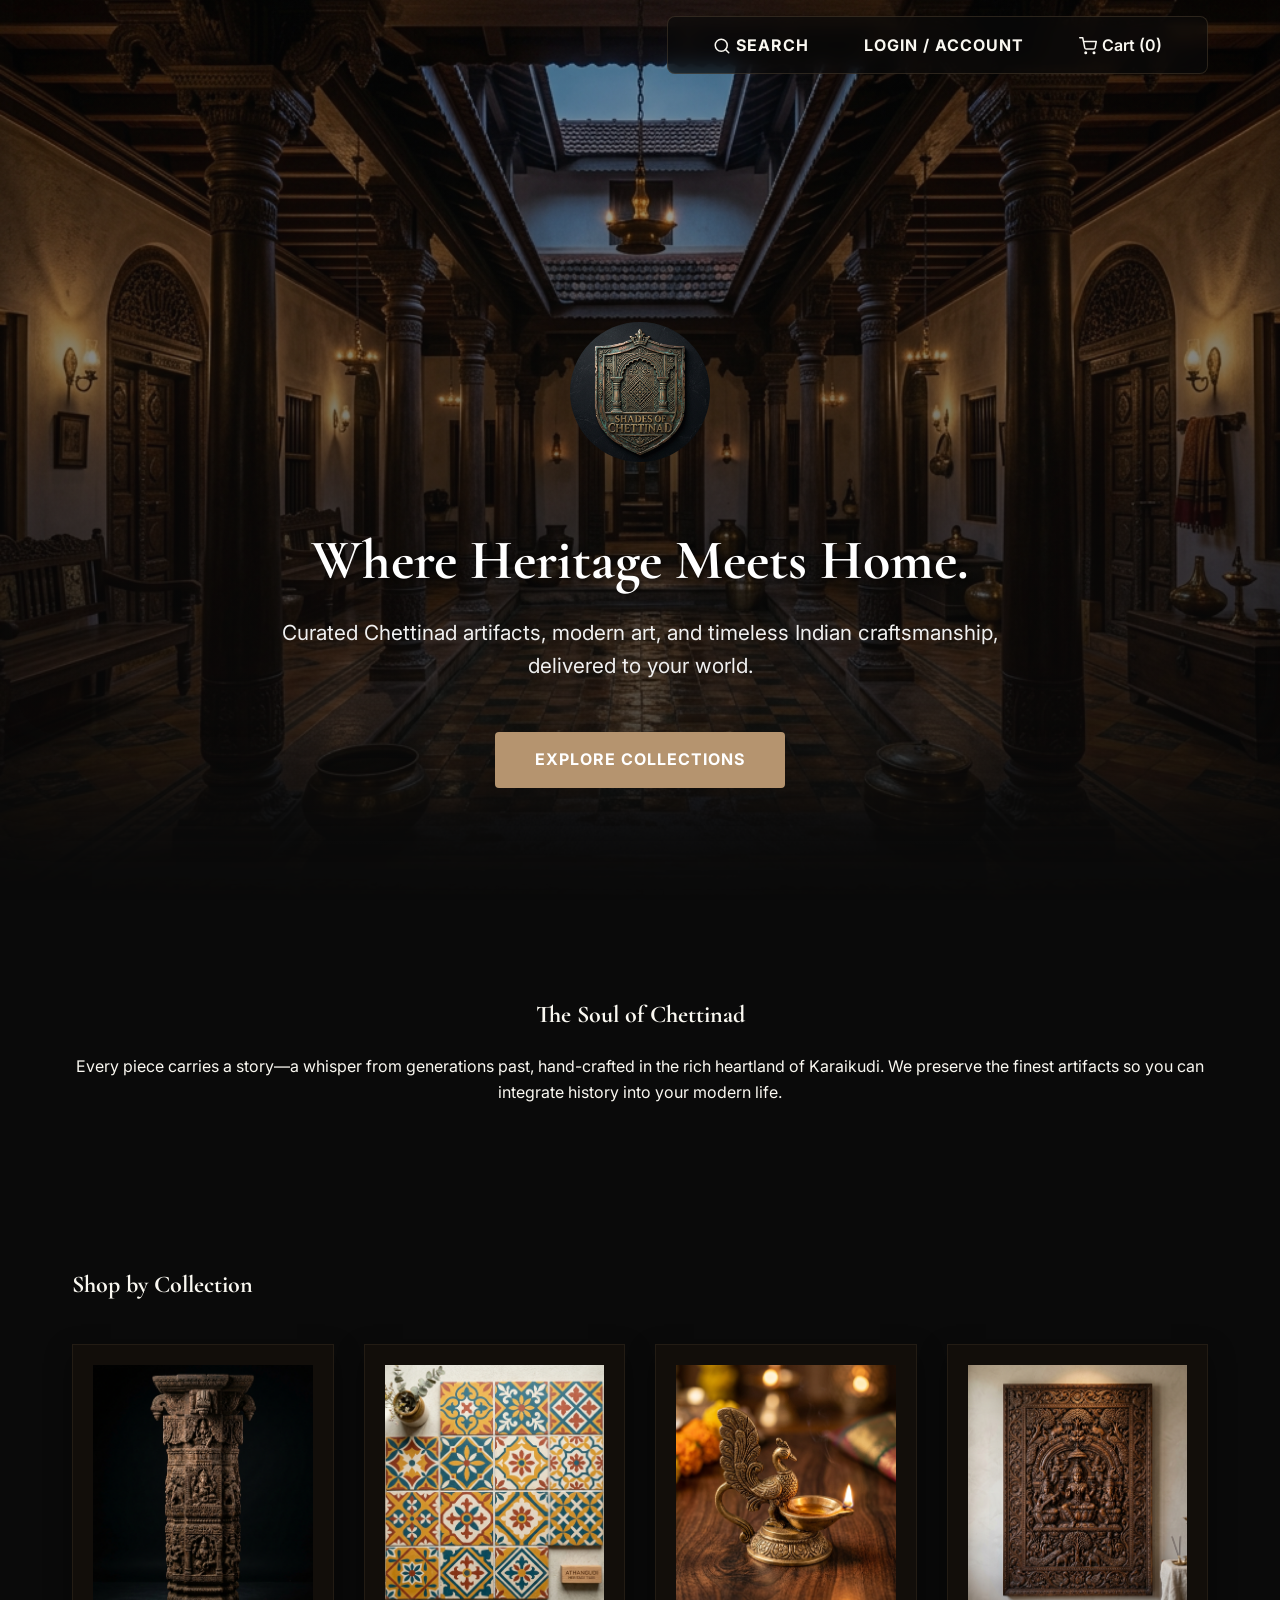
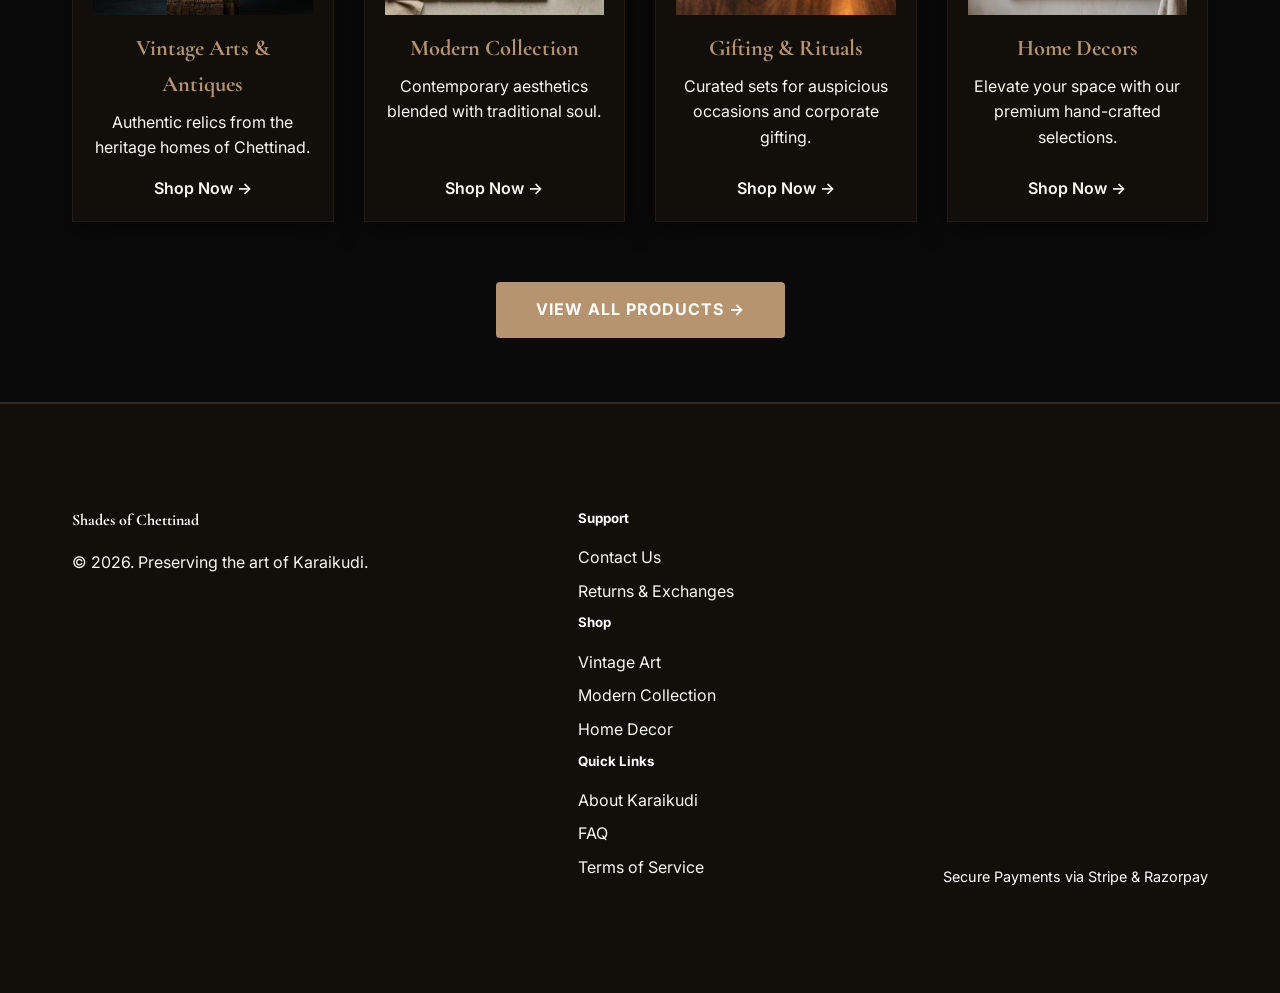
<file: frontend/index.html>
<!DOCTYPE html>
<html lang="en">
<head>
    <meta charset="UTF-8">
    <meta name="viewport" content="width=device-width, initial-scale=1.0">
    <title>Shades of Chettinad | Vintage Arts from Karaikudi</title>
    <!-- Link to the CSS file -->
    <link rel="stylesheet" href="styles.css"> 
    <script src="https://accounts.google.com/gsi/client" async defer></script>
    <!-- Font suggestion for elegance -->
    <link href="https://fonts.googleapis.com/css2?family=Cormorant+Garamond:wght@400;600;700&family=Inter:wght@300;400;500;600&display=swap" rel="stylesheet">
</head>
<body>

    <!-- 1. Navigation Bar (Sticky for premium feel) -->
    <header class="main-header">
        <div class="container nav-flex">
            <!-- Navigation links removed per CMO to simplify UX -->
            <div class="header-actions grouped-actions">
                <button class="search-btn" aria-label="Search"><svg width="18" height="18" viewBox="0 0 24 24" fill="none" stroke="currentColor" stroke-width="2" stroke-linecap="round" stroke-linejoin="round" style="margin-right: 5px; vertical-align: text-bottom;"><circle cx="11" cy="11" r="8"></circle><line x1="21" y1="21" x2="16.65" y2="16.65"></line></svg>Search</button>
                <button class="auth-btn" aria-label="Login or Account">Login / Account</button>
                <button class="cart-btn" aria-label="View Cart"><svg width="18" height="18" viewBox="0 0 24 24" fill="none" stroke="currentColor" stroke-width="2" stroke-linecap="round" stroke-linejoin="round" style="margin-right: 5px; vertical-align: text-bottom;"><circle cx="9" cy="21" r="1"></circle><circle cx="20" cy="21" r="1"></circle><path d="M1 1h4l2.68 13.39a2 2 0 0 0 2 1.61h9.72a2 2 0 0 0 2-1.61L23 6H6"></path></svg>Cart (<span id="cart-count">0</span>)</button>
            </div>
        </div>
    </header>

    <!-- 2. Hero Section (The big first impression) -->
    <section id="hero" class="hero-section" aria-label="Hero">
        <div class="hero-text">
            <div class="hero-logo" style="margin-bottom: 2rem;" id="hero-logo-container">
                <img src="logo.png" alt="Shades of Chettinad Logo" title="Shades of Chettinad" id="hero-logo-target" style="margin-bottom: 15px; width: 140px; height: 140px; object-fit: cover; border-radius: 50%;">
            </div>
            <h1>Where Heritage Meets Home.</h1>
            <p>Curated Chettinad artifacts, modern art, and timeless Indian craftsmanship, delivered to your world.</p>
            <a href="#collections" class="cta-button large-btn">Explore Collections</a>
        </div>
    </section>

    <!-- 3. Storytelling Section (Building Trust) -->
    <section id="story" class="story-section container" aria-label="About Us">
        <h2>The Soul of Chettinad</h2>
        <p>Every piece carries a story—a whisper from generations past, hand-crafted in the rich heartland of Karaikudi. We preserve the finest artifacts so you can integrate history into your modern life.</p>
    </section>

    <!-- 4. Category Showcase (The main links) -->
    <section id="collections" class="collection-grid container" aria-label="Collections">
        <h2>Shop by Collection</h2>
        <div class="category-cards grid-3">
             <!-- Card for Vintage Arts -->
            <a href="products.html?category=vintage" style="display: contents; text-decoration: none; color: inherit;">
            <figure class="card" data-category="vintage">
                <img src="placeholder_vintage.jpg" alt="Vintage Arts & Antiques">
                <h3>Vintage Arts & Antiques</h3>
                <p>Authentic relics from the heritage homes of Chettinad.</p>
                <span class="card-link" aria-label="Shop Vintage Arts">Shop Now &rarr;</span>
            </figure>
            </a>

             <!-- Card for Modern Arts -->
            <a href="products.html?category=modern" style="display: contents; text-decoration: none; color: inherit;">
            <figure class="card" data-category="modern">
                <img src="placeholder_modern.jpg" alt="Modern & Minimalist Collection">
                <h3>Modern Collection</h3>
                <p>Contemporary aesthetics blended with traditional soul.</p>
                <span class="card-link" aria-label="Shop Modern Arts">Shop Now &rarr;</span>
            </figure>
            </a>

             <!-- Card for Gifting -->
            <a href="products.html?category=gifting" style="display: contents; text-decoration: none; color: inherit;">
            <figure class="card" data-category="gifting">
                <img src="placeholder_gifting.jpg" alt="Exquisite Gifting Options">
                <h3>Gifting & Rituals</h3>
                <p>Curated sets for auspicious occasions and corporate gifting.</p>
                <span class="card-link" aria-label="Shop Gifting">Shop Now &rarr;</span>
            </figure>
            </a>

             <!-- Card for Home Decor -->
            <a href="products.html?category=home-decor" style="display: contents; text-decoration: none; color: inherit;">
            <figure class="card" data-category="home-decor">
                <img src="placeholder_decor.jpg" alt="Exotic Home Decor">
                <h3>Home Decors</h3>
                <p>Elevate your space with our premium hand-crafted selections.</p>
                <span class="card-link" aria-label="Shop Home Decors">Shop Now &rarr;</span>
            </figure>
            </a>
        </div>
        
        <div style="text-align: center; margin-top: 40px;">
            <a href="products.html" class="cta-button large-btn view-all-btn" style="display: inline-block; text-decoration: none;">View All Products &rarr;</a>
        </div>
    </section>

    <!-- Shop section removed. Products are now on products.html -->

    <!-- 6. Footer (Information and Trust) -->
    <footer>
        <div class="container footer-flex">
            <div class="footer-info">
                <h4>Shades of Chettinad</h4>
                <p>&copy; 2026. Preserving the art of Karaikudi.</p>
            </div>
             <div class="footer-links grid-3">
                 <div><h5>Support</h5><ul><li>Contact Us</li><li>Returns & Exchanges</li></ul></div>
                 <div><h5>Shop</h5><ul><li>Vintage Art</li><li>Modern Collection</li><li>Home Decor</li></ul></div>
                 <div><h5>Quick Links</h5><ul><li>About Karaikudi</li><li>FAQ</li><li>Terms of Service</li></ul></div>
             </div>
            <div class="footer-payment">
                <span>Secure Payments via Stripe & Razorpay</span> 
            </div>
        </div>
    </footer>

    <!-- Cart Modal -->
    <div id="cart-modal" class="modal-overlay hidden" aria-hidden="true">
        <div class="modal-content">
            <div class="modal-header">
                <h2>Your Cart</h2>
                <div style="display: flex; gap: 10px;">
                    <button id="clear-cart-btn" class="close-btn" aria-label="Clear cart" style="color: var(--color-muted-gold); display: flex; align-items: center; justify-content: center;" title="Clear Cart"><svg width="20" height="20" viewBox="0 0 24 24" fill="none" stroke="currentColor" stroke-width="2" stroke-linecap="round" stroke-linejoin="round"><polyline points="3 6 5 6 21 6"></polyline><path d="M19 6v14a2 2 0 0 1-2 2H7a2 2 0 0 1-2-2V6m3 0V4a2 2 0 0 1 2-2h4a2 2 0 0 1 2 2v2"></path><line x1="10" y1="11" x2="10" y2="17"></line><line x1="14" y1="11" x2="14" y2="17"></line></svg></button>
                    <button id="close-modal-btn" class="close-btn" aria-label="Close cart">&times;</button>
                </div>
            </div>
            <div class="modal-body" id="cart-items-container">
                <p>Your cart is empty.</p>
            </div>
            <div class="modal-footer">
                <div class="cart-total">Total: $<span id="cart-total-price">0.00</span></div>
                <button id="checkout-btn" class="cta-button">Proceed to Checkout</button>
            </div>
        </div>
    </div>

    <!-- Clear Cart Confirmation Modal -->
    <div id="clear-cart-modal" class="modal-overlay hidden">
        <div class="modal-content" style="max-width: 400px; text-align: center;">
            <div class="modal-header">
                <h2>Clear Cart</h2>
                <button class="close-btn" id="close-clear-cart-modal" aria-label="Close modal">&times;</button>
            </div>
            <div class="modal-body">
                <p style="margin-bottom: 20px;">Are you sure you want to clear your cart?</p>
                <div style="display: flex; gap: 10px; justify-content: center;">
                    <button id="confirm-clear-cart-btn" class="cta-button" style="background: transparent; border: 1px solid #888; color: #888;">Yes, Clear</button>
                    <button id="abort-clear-cart-btn" class="cta-button">Cancel</button>
                </div>
            </div>
        </div>
    </div>

    <!-- Toast Notification -->
    <div id="toast" class="toast hidden" aria-live="polite"></div>

    <!-- Search Overlay -->
    <div id="search-modal" class="modal-overlay hidden" aria-hidden="true">
        <div class="modal-content">
            <div class="modal-header">
                <h2>Search Artifacts</h2>
                <button id="close-search-btn" class="close-btn" aria-label="Close search">&times;</button>
            </div>
            <div class="modal-body">
                <form id="search-form">
                    <input type="text" id="search-input" placeholder="Search for 'Pillar', 'Art'..." required>
                    <button type="submit" class="cta-button">Search</button>
                </form>
            </div>
        </div>
    </div>

    <!-- Auth Modal -->
    <div id="auth-modal" class="modal-overlay hidden" aria-hidden="true">
        <div class="modal-content" style="max-width: 400px;">
            <div class="modal-header">
                <h2 id="auth-title">Login</h2>
                <button id="close-auth-btn" class="close-btn" aria-label="Close auth">&times;</button>
            </div>
            <div class="modal-body">
                <!-- 1. Options View -->
                <div id="auth-options-view" style="text-align: center; padding: 10px 0;">
                    <button id="btn-show-email-signup" class="cta-button" style="width: 100%; margin-bottom: 20px;">Sign up using Email</button>
                    
                    <div id="google-login-wrapper" style="margin-bottom: 20px;">
                        <div id="g_id_onload"
                             data-client_id="YOUR_GOOGLE_CLIENT_ID.apps.googleusercontent.com"
                             data-context="signin"
                             data-ux_mode="popup"
                             data-callback="handleCredentialResponse"
                             data-auto_prompt="false">
                        </div>
                        <div class="g_id_signin"
                             data-type="standard"
                             data-shape="rectangular"
                             data-theme="outline"
                             data-text="signup_with"
                             data-size="large"
                             data-logo_alignment="left"
                             style="display: flex; justify-content: center;">
                        </div>
                    </div>
                    
                    <p style="margin-top: 15px;">
                        <a href="#" id="btn-show-login">Already have an account? Log in back</a>
                    </p>
                </div>

                <!-- 2. Email Signup Form -->
                <form id="auth-register-form" class="hidden">
                    <div>
                        <label for="auth-reg-name">Name</label>
                        <input type="text" id="auth-reg-name" placeholder="Your Name" required>
                    </div>
                    <div>
                        <label for="auth-reg-email">Email</label>
                        <input type="email" id="auth-reg-email" placeholder="you@example.com" required>
                    </div>
                    <div>
                        <label for="auth-reg-password">Password</label>
                        <input type="password" id="auth-reg-password" placeholder="••••••••" required>
                    </div>
                    <button type="submit" class="cta-button" id="auth-reg-submit-btn" style="margin-top: 15px; width: 100%;">Create Account</button>
                    <p style="text-align: center; margin-top: 15px;">
                        <a href="#" class="btn-back-options">&laquo; Back to options</a>
                    </p>
                </form>

                <!-- 3. Email Login Form -->
                <form id="auth-login-form" class="hidden">
                    <div>
                        <label for="auth-log-email">Email</label>
                        <input type="email" id="auth-log-email" placeholder="you@example.com" required>
                    </div>
                    <div>
                        <label for="auth-log-password">Password</label>
                        <input type="password" id="auth-log-password" placeholder="••••••••" required>
                    </div>
                    <button type="submit" class="cta-button" id="auth-log-submit-btn" style="margin-top: 15px; width: 100%;">Login</button>
                    <p style="text-align: center; margin-top: 15px;">
                        <a href="#" class="btn-back-options">&laquo; Back to options</a>
                    </p>
                </form>

                <!-- 4. OTP Verification Form -->
                <form id="otp-form" class="hidden" style="margin-top: 15px;">
                    <p style="text-align: center; margin-bottom: 10px; font-size: 0.9em; color: var(--color-primary-accent);">Please enter the 6-digit OTP sent to your email.</p>
                    <label for="auth-otp">Enter OTP</label>
                    <input type="text" id="auth-otp" placeholder="123456" required>
                    <button type="submit" class="cta-button" style="margin-top: 15px; width: 100%;">Verify OTP</button>
                    <div style="text-align: center; margin-top: 15px;">
                        <a href="#" class="btn-back-options">&laquo; Back to options</a>
                    </div>
                </form>

                <!-- 4. Logged In View -->
                <div id="auth-logged-in-view" class="hidden" style="text-align: center; padding: 10px 0;">
                    <p style="margin-bottom: 20px; color: var(--text-muted);">You are currently logged in.</p>
                    <button id="btn-go-dashboard" class="cta-button" style="width: 100%; margin-bottom: 15px;">Go to Dashboard</button>
                    <button id="btn-logout" class="cta-button" style="width: 100%; background: transparent; border: 1px solid var(--border-color); color: var(--text-light);">Log Out</button>
                </div>
            </div>
        </div>
    </div>

    <!-- Info Modal (For Footer Links) -->
    <div id="info-modal" class="modal-overlay hidden" aria-hidden="true">
        <div class="modal-content">
            <div class="modal-header">
                <h2 id="info-title">Information</h2>
                <button id="close-info-btn" class="close-btn" aria-label="Close info">&times;</button>
            </div>
            <div class="modal-body">
                <p id="info-content">Content goes here.</p>
            </div>
        </div>
    </div>

    <!-- Review Modal -->
    <div id="review-modal" class="modal-overlay hidden" aria-hidden="true">
        <div class="modal-content">
            <div class="modal-header">
                <h2>Write a Review</h2>
                <button id="close-review-btn" class="close-btn" aria-label="Close review">&times;</button>
            </div>
            <div class="modal-body">
                <form id="review-form">
                    <input type="hidden" id="review-product-id">
                    <div>
                        <label for="review-rating">Rating (1-5)</label>
                        <input type="number" id="review-rating" min="1" max="5" value="5" required style="width: 100%; padding: 10px; margin-top: 5px; margin-bottom: 15px;">
                    </div>
                    <div>
                        <label for="review-text">Review</label>
                        <textarea id="review-text" rows="3" placeholder="Tell us what you think..." style="width: 100%; padding: 10px; margin-top: 5px; margin-bottom: 15px;"></textarea>
                    </div>
                    <button type="submit" class="cta-button" id="review-submit-btn" style="width: 100%;">Submit Review</button>
                </form>
            </div>
        </div>
    </div>

    <script src="scripts.js"></script>

</body>
</html>
</file>
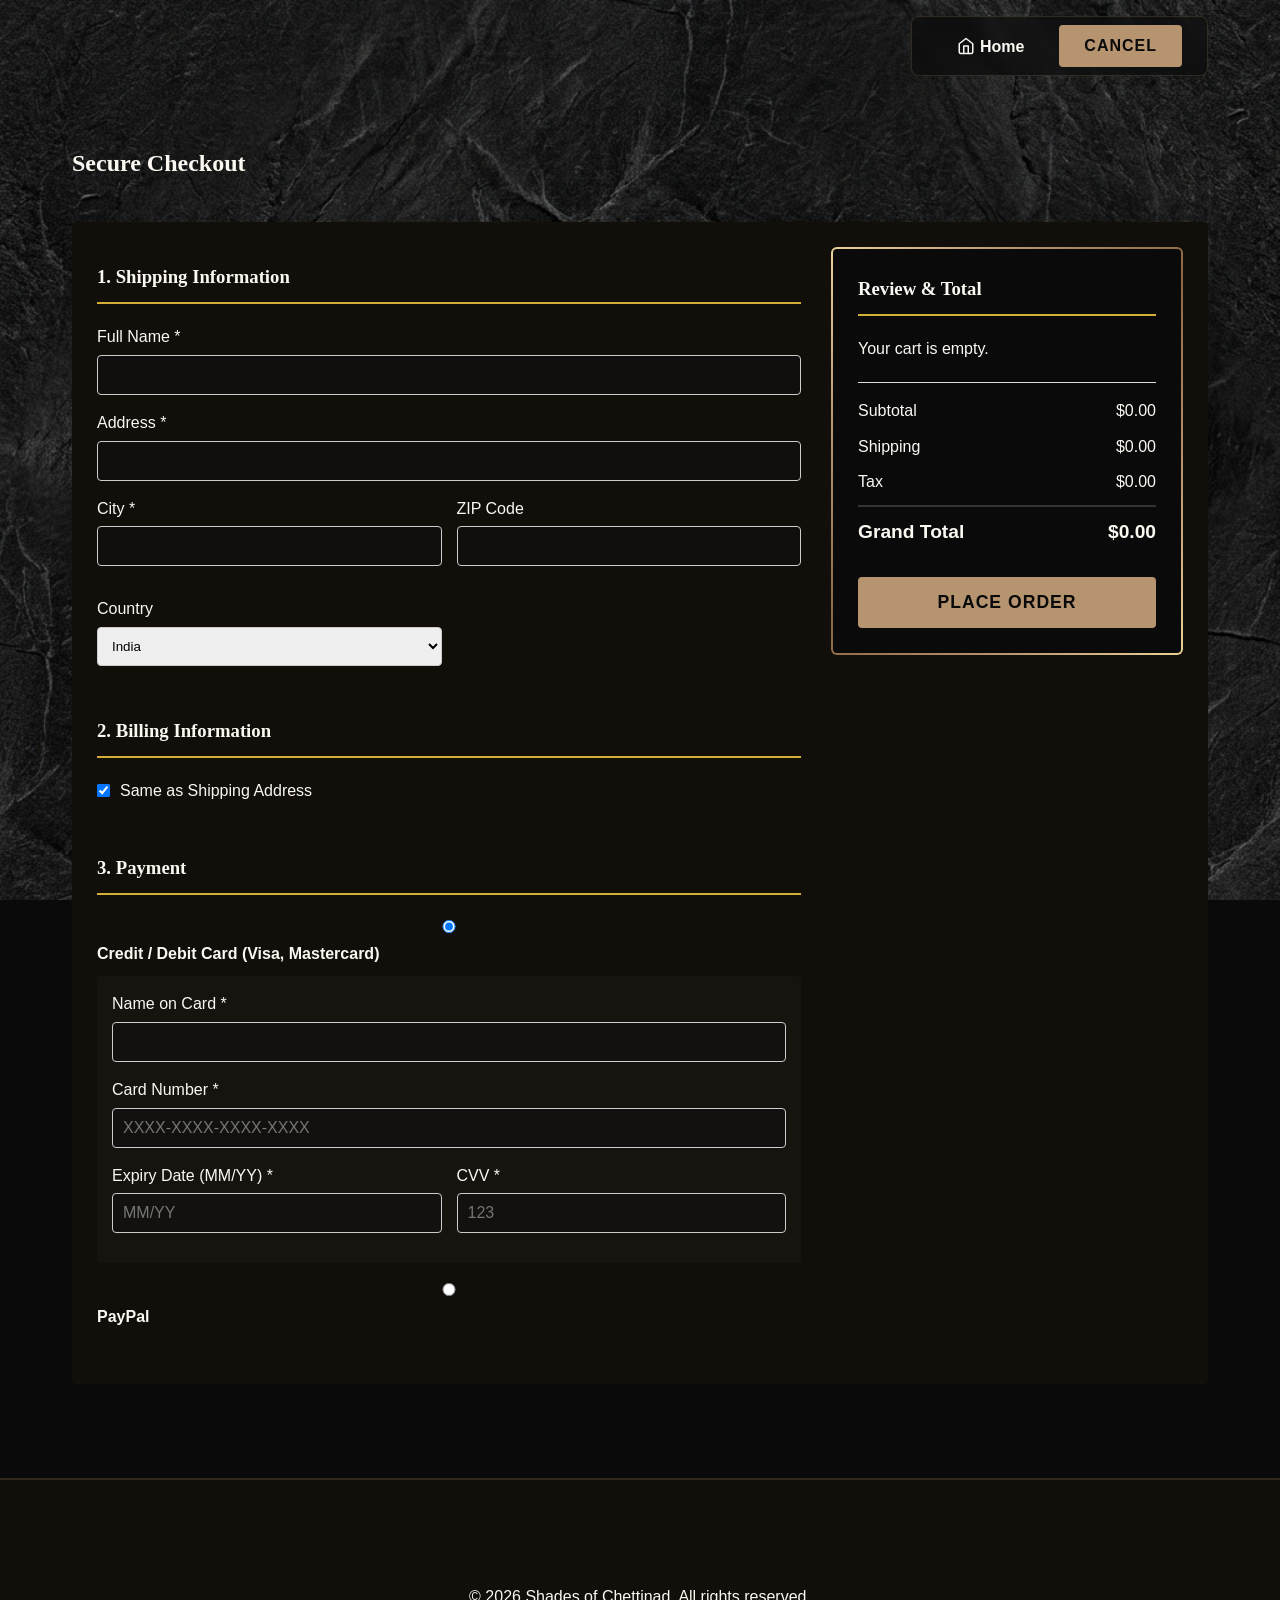
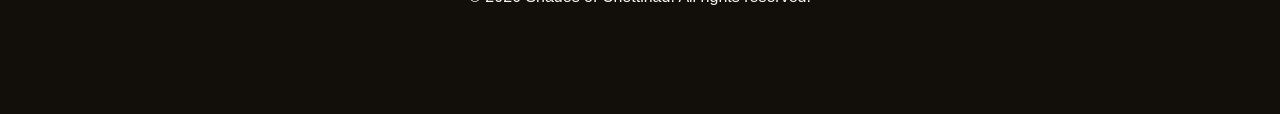
<file: frontend/checkout.html>
<!DOCTYPE html>
<html lang="en">
<head>
    <meta charset="UTF-8">
    <meta name="viewport" content="width=device-width, initial-scale=1.0">
    <title>Checkout | Shades of Chettinad</title>
    <link rel="stylesheet" href="styles.css">
    <style>
        .checkout-container {
            display: grid;
            grid-template-columns: 2fr 1fr;
            gap: 30px;
            margin-top: 40px;
        }
        @media (max-width: 768px) {
            .checkout-container {
                grid-template-columns: 1fr;
            }
        }
        .checkout-container {
            background: var(--color-shadow-depth);
            padding: 25px;
            border-radius: 4px;
            box-shadow: 0 4px 15px rgba(0,0,0,0.05);
            margin-bottom: 30px;
        }
        .form-section h3 {
            border-bottom: 2px solid #D4AF37;
            padding-bottom: 10px;
            margin-bottom: 20px;
        }
        .form-group {
            margin-bottom: 15px;
        }
        .form-group label {
            display: block;
            margin-bottom: 5px;
            font-weight: 500;
        }
        .form-group input {
            width: 100%;
            padding: 10px;
            border: 1px solid #ccc;
            border-radius: 4px;
        }
        .order-summary {
            background: linear-gradient(var(--color-deep-background), var(--color-deep-background)) padding-box,
                        linear-gradient(135deg, #ebd197 0%, #b5946f 25%, #8a6842 50%, #b5946f 75%, #ebd197 100%) border-box;
            padding: 25px;
            border-radius: 6px;
            border: 2px solid transparent;
            position: sticky;
            top: 20px;
        }
        .summary-item {
            display: flex;
            justify-content: space-between;
            margin-bottom: 10px;
        }
        .summary-total {
            border-top: 1px solid #ccc;
            padding-top: 15px;
            margin-top: 15px;
            font-weight: bold;
            font-size: 1.2em;
        }
        .checkout-btn {
            width: 100%;
            margin-top: 20px;
            font-size: 1.1em;
            padding: 15px;
        }
    </style>
</head>
<body>
    <header class="main-header">
        <div class="container nav-flex">
            
            <div class="header-actions compact-header">
                <button class="home-btn" aria-label="Home" onclick="window.location.href='index.html'"><svg width="18" height="18" viewBox="0 0 24 24" fill="none" stroke="currentColor" stroke-width="2" stroke-linecap="round" stroke-linejoin="round" style="margin-right: 5px; vertical-align: text-bottom;"><path d="M3 9l9-7 9 7v11a2 2 0 0 1-2 2H5a2 2 0 0 1-2-2z"></path><polyline points="9 22 9 12 15 12 15 22"></polyline></svg>Home</button>
                <button class="cta-button" onclick="window.history.back()" aria-label="Cancel">Cancel</button>
            </div>
        </div>
    </header>

    <main class="container">
        <h2>Secure Checkout</h2>
        
        <div class="checkout-container">
            <!-- Left Column: Forms -->
            <div>
                <form id="checkout-form">
                    <div class="form-section">
                        <h3>1. Shipping Information</h3>
                        <div class="form-group">
                            <label for="shipping-name">Full Name *</label>
                            <input type="text" id="shipping-name" required>
                        </div>
                        <div class="form-group">
                            <label for="shipping-address">Address *</label>
                            <input type="text" id="shipping-address" required>
                        </div>
                        <div style="display: grid; grid-template-columns: 1fr 1fr; gap: 15px;">
                            <div class="form-group">
                                <label for="shipping-city">City *</label>
                                <input type="text" id="shipping-city" required>
                            </div>
                            <div class="form-group" style="flex: 1;">
                                <label for="shipping-zip">ZIP Code</label>
                                <input type="text" id="shipping-zip" required>
                            </div>
                            <div class="form-group" style="flex: 1;">
                                <label for="shipping-country">Country</label>
                                <select id="shipping-country" required style="width: 100%; padding: 10px; border: 1px solid #ccc; border-radius: 4px;">
                                    <option value="IN">India</option>
                                    <option value="US">United States</option>
                                    <option value="UK">United Kingdom</option>
                                    <option value="CA">Canada</option>
                                </select>
                            </div>
                        </div>
                    </div>
                    
                    <div class="form-section">
                        <h3>2. Billing Information</h3>
                        <div class="form-group" style="display: flex; align-items: center; gap: 10px;">
                            <input type="checkbox" id="same-as-shipping" checked style="width: auto;">
                            <label for="same-as-shipping" style="margin-bottom: 0;">Same as Shipping Address</label>
                        </div>
                        
                        <div id="billing-fields" style="display: none; margin-top: 20px;">
                            <div class="form-group">
                                <label for="billing-name">Full Name</label>
                                <input type="text" id="billing-name">
                            </div>
                            <div class="form-group">
                                <label for="billing-address">Address</label>
                                <input type="text" id="billing-address">
                            </div>
                            <div style="display: grid; grid-template-columns: 1fr 1fr; gap: 15px;">
                                <div class="form-group">
                                    <label for="billing-city">City</label>
                                    <input type="text" id="billing-city">
                                </div>
                                <div class="form-group">
                                    <label for="billing-zip">ZIP Code</label>
                                    <input type="text" id="billing-zip">
                                </div>
                            </div>
                            <div class="form-group">
                                <label for="billing-country">Country</label>
                                <select id="billing-country" style="width: 100%; padding: 10px; border: 1px solid #ccc; border-radius: 4px;">
                                    <option value="IN">India</option>
                                    <option value="US">United States</option>
                                    <option value="UK">United Kingdom</option>
                                    <option value="CA">Canada</option>
                                </select>
                            </div>
                        </div>
                    </div>
                    
                    <div class="form-section">
                        <h3>3. Payment</h3>
                        
                        <div class="payment-methods">
                            <label class="payment-method-label" style="display: block; margin-bottom: 10px; cursor: pointer;">
                                <input type="radio" name="payment-method" value="card" checked>
                                Credit / Debit Card (Visa, Mastercard)
                            </label>
                            
                            <div id="card-details" style="padding: 15px; border: 1px solid var(--border-color); border-radius: 4px; margin-bottom: 15px; background: rgba(255,255,255,0.02);">
                                <div class="form-group">
                                    <label for="card-name">Name on Card *</label>
                                    <input type="text" id="card-name" required>
                                </div>
                                <div class="form-group">
                                    <label for="card-number">Card Number *</label>
                                    <input type="text" id="card-number" placeholder="XXXX-XXXX-XXXX-XXXX" required>
                                </div>
                                <div style="display: grid; grid-template-columns: 1fr 1fr; gap: 15px;">
                                    <div class="form-group">
                                        <label for="card-expiry">Expiry Date (MM/YY) *</label>
                                        <input type="text" id="card-expiry" placeholder="MM/YY" required>
                                    </div>
                                    <div class="form-group">
                                        <label for="card-cvv">CVV *</label>
                                        <input type="text" id="card-cvv" placeholder="123" required>
                                    </div>
                                </div>
                            </div>
                            
                            <label class="payment-method-label" style="display: block; margin-bottom: 10px; cursor: pointer;">
                                <input type="radio" name="payment-method" value="paypal">
                                PayPal
                            </label>
                            
                            <div id="paypal-details" style="padding: 15px; border: 1px solid var(--border-color); border-radius: 4px; margin-bottom: 15px; display: none; background: rgba(255,255,255,0.02);">
                                <p style="margin:0; font-size: 0.9em; color: var(--color-text-body);">You will be securely redirected to PayPal to complete your purchase after clicking "Place Order".</p>
                            </div>
                        </div>
                    </div>
                </form>
            </div>
            
            <!-- Right Column: Order Summary -->
            <div>
                <div class="order-summary">
                    <h3 style="border-bottom: 2px solid #D4AF37; padding-bottom: 10px; margin-bottom: 20px;">Review & Total</h3>
                    <div id="checkout-items-list" style="margin-bottom: 20px;">
                        <!-- JS fills this -->
                    </div>
                    <div style="border-top: 1px solid #ddd; padding-top: 15px;">
                        <div class="summary-item">
                            <span>Subtotal</span>
                            <span id="checkout-subtotal">$0.00</span>
                        </div>
                        <div class="summary-item">
                            <span>Shipping</span>
                            <span id="checkout-shipping">$0.00</span>
                        </div>
                        <div class="summary-item">
                            <span>Tax</span>
                            <span id="checkout-tax">$0.00</span>
                        </div>
                        <div class="summary-item" style="font-weight: bold; font-size: 1.2em; border-top: 2px solid #333; padding-top: 10px; margin-top: 10px;">
                            <span>Grand Total</span>
                            <span id="checkout-grand-total">$0.00</span>
                        </div>
                    </div>
                    <button class="cta-button checkout-btn" id="place-order-btn">Place Order</button>
                    <div id="checkout-error" style="color: red; margin-top: 10px; display: none;"></div>
                </div>
            </div>
        </div>
    </main>

    <footer>
        <div class="container" style="text-align: center;">
            <p>&copy; 2026 Shades of Chettinad. All rights reserved.</p>
        </div>
    </footer>
    <script src="checkout.js"></script>
</body>
</html>
</file>
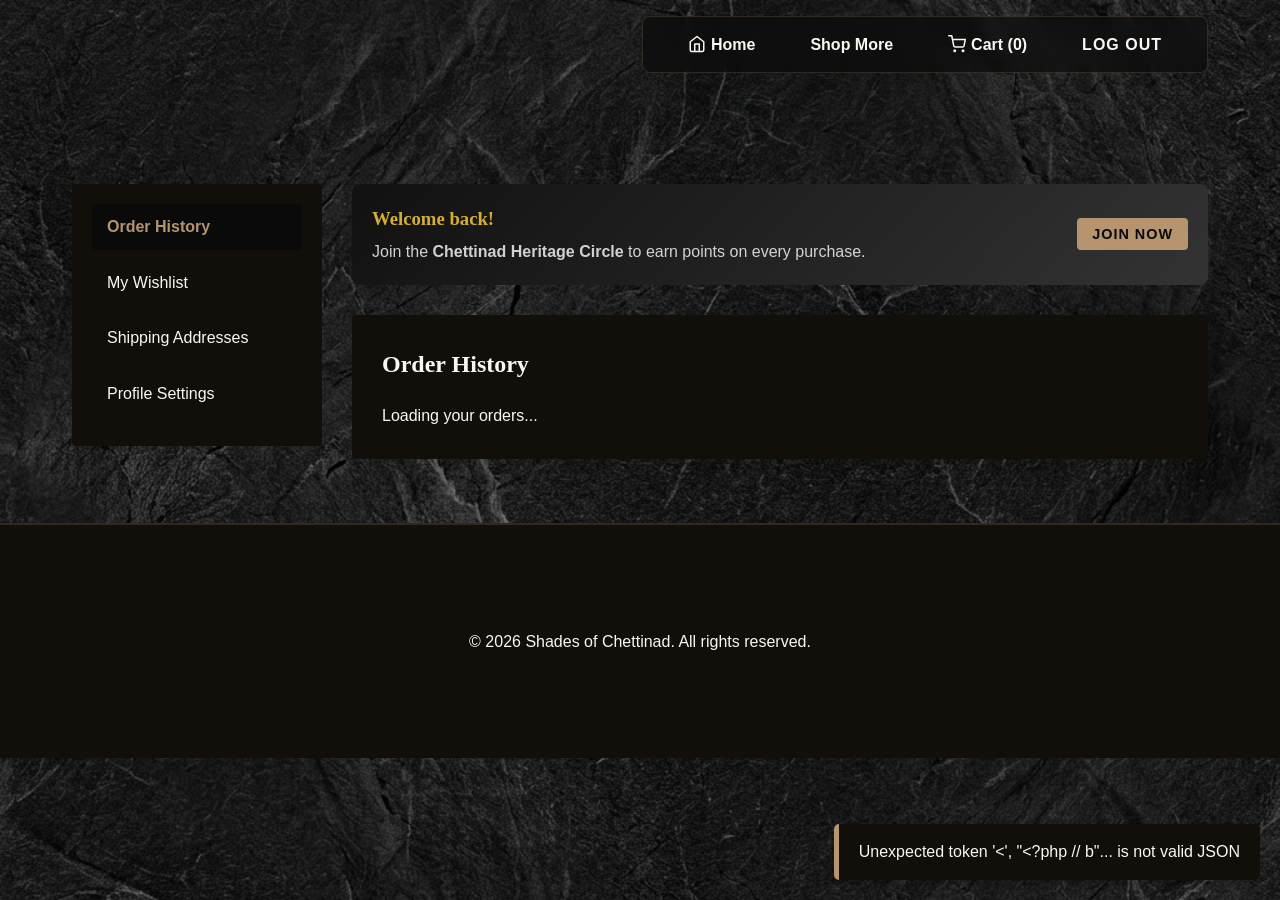
<file: frontend/dashboard.html>
<!DOCTYPE html>
<html lang="en">
<head>
    <meta charset="UTF-8">
    <meta name="viewport" content="width=device-width, initial-scale=1.0">
    <title>Dashboard | Shades of Chettinad</title>
    <link rel="stylesheet" href="styles.css">
    <style>
        .dashboard-container {
            display: grid;
            grid-template-columns: 250px 1fr;
            gap: 30px;
            margin-top: 40px;
        }
        @media (max-width: 768px) {
            .dashboard-container {
                grid-template-columns: 1fr;
            }
        }
        .sidebar {
            background: var(--color-shadow-depth);
            padding: 20px;
            border-radius: 4px;
            box-shadow: 0 4px 15px rgba(0,0,0,0.05);
            height: fit-content;
        }
        .sidebar-menu {
            list-style: none;
            padding: 0;
            margin: 0;
        }
        .sidebar-menu li {
            margin-bottom: 10px;
        }
        .sidebar-menu a {
            display: block;
            padding: 10px 15px;
            color: var(--color-text-body);
            text-decoration: none;
            border-radius: 4px;
            transition: all 0.3s;
            cursor: pointer;
        }
        .sidebar-menu a:hover, .sidebar-menu a.active {
            background: var(--color-deep-background);
            color: var(--color-primary-accent);
            font-weight: bold;
        }
        .panel {
            background: var(--color-shadow-depth);
            padding: 30px;
            border-radius: 4px;
            box-shadow: 0 4px 15px rgba(0,0,0,0.05);
            display: none;
        }
        .panel.active {
            display: block;
        }
        
        .loyalty-banner {
            background: linear-gradient(135deg, #111, #333);
            color: #fff;
            padding: 20px;
            border-radius: 8px;
            margin-bottom: 30px;
            display: flex;
            justify-content: space-between;
            align-items: center;
        }
        .loyalty-banner h3 { margin: 0 0 5px 0; color: #D4AF37; }
        .loyalty-banner p { margin: 0; opacity: 0.8; }
        
        /* Order Cards */
        .order-card {
            border: 1px solid rgba(181, 148, 111, 0.2);
            border-radius: 8px;
            padding: 20px;
            margin-bottom: 20px;
            background: rgba(18, 14, 10, 0.6);
            backdrop-filter: blur(10px);
            -webkit-backdrop-filter: blur(10px);
            transition: transform 0.3s ease, box-shadow 0.3s ease;
        }
        .order-card:hover {
            transform: translateY(-3px);
            box-shadow: 0 15px 30px rgba(0,0,0,0.5);
        }
        .order-header {
            display: flex;
            justify-content: space-between;
            align-items: center;
            border-bottom: 1px solid #eee;
            padding-bottom: 15px;
            margin-bottom: 15px;
        }
        .status-badge {
            padding: 5px 12px;
            border-radius: 20px;
            font-size: 0.8em;
            font-weight: 600;
            background: rgba(181, 148, 111, 0.1);
            color: var(--color-primary-accent);
            border: 1px solid rgba(181, 148, 111, 0.3);
            display: inline-block;
            text-align: center;
            line-height: 1.3;
            vertical-align: middle;
            white-space: nowrap;
        }
        .order-item-row {
            display: flex;
            align-items: center;
            margin-bottom: 15px;
        }
        .order-item-img {
            width: 60px;
            height: 60px;
            object-fit: cover;
            border-radius: 4px;
            margin-right: 15px;
        }
        

        /* Address Cards */
        .address-grid {
            display: grid;
            grid-template-columns: repeat(auto-fill, minmax(250px, 1fr));
            gap: 20px;
            margin-top: 20px;
        }
        .address-card {
            border: 1px solid #eee;
            padding: 15px;
            border-radius: 8px;
            position: relative;
        }
        .address-card.default-address {
            border-color: var(--color-primary-accent);
            background: var(--color-deep-background);
        }
        .default-badge {
            position: absolute;
            top: 10px; right: 10px;
            background: #D4AF37;
            color: #fff;
            font-size: 0.7em;
            padding: 2px 6px;
            border-radius: 4px;
        }
        
        .form-group { margin-bottom: 15px; }
        .form-group label { display: block; margin-bottom: 5px; font-weight: 500; }
        .form-group input { width: 100%; padding: 10px; border: 1px solid rgba(181, 148, 111, 0.4); border-radius: 4px; background: var(--color-deep-background); color: var(--color-text-body); }
        
        .suggestions-container {
            margin-top: 30px;
            padding-top: 20px;
            border-top: 1px dashed #ccc;
        }
        .suggestion-item {
            display: inline-block;
            width: 120px;
            text-align: center;
            margin-right: 15px;
            vertical-align: top;
        }
        .suggestion-item img {
            width: 100%;
            height: 120px;
            object-fit: cover;
            border-radius: 4px;
            margin-bottom: 5px;
        }
    </style>
</head>
<body>
    <header class="main-header">
        <div class="container nav-flex">
            
            <div class="header-actions grouped-actions">
                <button class="home-btn" aria-label="Home" onclick="window.location.href='index.html'"><svg width="18" height="18" viewBox="0 0 24 24" fill="none" stroke="currentColor" stroke-width="2" stroke-linecap="round" stroke-linejoin="round" style="margin-right: 5px; vertical-align: text-bottom;"><path d="M3 9l9-7 9 7v11a2 2 0 0 1-2 2H5a2 2 0 0 1-2-2z"></path><polyline points="9 22 9 12 15 12 15 22"></polyline></svg>Home</button>
                <button class="cart-btn" aria-label="Shop" onclick="window.location.href='products.html'">Shop More</button>
                <button class="cart-btn" aria-label="View Cart" onclick="window.openCartModal()"><svg width="18" height="18" viewBox="0 0 24 24" fill="none" stroke="currentColor" stroke-width="2" stroke-linecap="round" stroke-linejoin="round" style="margin-right: 5px; vertical-align: text-bottom;"><circle cx="9" cy="21" r="1"></circle><circle cx="20" cy="21" r="1"></circle><path d="M1 1h4l2.68 13.39a2 2 0 0 0 2 1.61h9.72a2 2 0 0 0 2-1.61L23 6H6"></path></svg>Cart (<span id="cart-count">0</span>)</button>
                <button class="auth-btn" id="logout-btn" aria-label="Log Out">Log Out</button>
            </div>
        </div>
    </header>

    <main class="container">
        <div class="dashboard-container">
            <aside class="sidebar">
                <ul class="sidebar-menu">
                    <li><a data-target="panel-history">Order History</a></li>
                    <li><a data-target="panel-wishlist">My Wishlist</a></li>
                    <li><a data-target="panel-addresses">Shipping Addresses</a></li>
                    <li><a data-target="panel-profile">Profile Settings</a></li>
                </ul>
            </aside>
            
            <section class="content">
                <!-- Loyalty Header Hook -->
                <div class="loyalty-banner">
                    <div>
                        <h3 id="welcome-message">Welcome back!</h3>
                        <p>Join the <strong>Chettinad Heritage Circle</strong> to earn points on every purchase.</p>
                    </div>
                    <button class="cta-button" style="padding: 8px 15px; font-size: 0.9em;">Join Now</button>
                </div>
                
                <!-- Order History Panel -->
                <div id="panel-history" class="panel">
                    <h2>Order History</h2>
                    <div id="orders-container">
                        <p>Loading your orders...</p>
                    </div>
                </div>
                
                <!-- Wishlist Panel -->
                <div id="panel-wishlist" class="panel">
                    <div style="display: flex; justify-content: space-between; align-items: center; margin-bottom: 20px;">
                        <h2 style="margin: 0;">My Wishlist</h2>
                        <div>
                            <button id="wishlist-add-all-btn" class="cta-button" onclick="addAllWishlistToCart()" style="padding: 8px 15px; font-size: 0.9em; display: none;">Add All to Cart</button>
                            <button id="wishlist-browse-btn" class="cta-button" onclick="window.location.href='products.html'" style="padding: 8px 15px; font-size: 0.9em; display: none;">Browse Products</button>
                        </div>
                    </div>
                    <div id="wishlist-container" style="display: grid; grid-template-columns: repeat(auto-fill, minmax(200px, 1fr)); gap: 20px;">
                        <p>Loading your wishlist...</p>
                    </div>
                </div>
                
                <!-- Addresses Panel -->
                <div id="panel-addresses" class="panel">
                    <div style="display: flex; justify-content: space-between; align-items: center;">
                        <h2>Shipping Addresses</h2>
                        <button class="cta-button" id="btn-add-address" style="padding: 8px 15px; font-size: 0.9em;">+ Add New</button>
                    </div>
                    <div id="addresses-container" class="address-grid">
                        <p>Loading addresses...</p>
                    </div>
                </div>
                
                <!-- Profile Panel -->
                <div id="panel-profile" class="panel">
                    <h2>Profile Settings</h2>
                    <form id="profile-settings-form" style="max-width: 400px; display: flex; flex-direction: column; gap: 15px;">
                        <div class="form-group">
                            <label>Name</label>
                            <input type="text" id="profile-name" required>
                        </div>
                        <div class="form-group">
                            <label>Email (Read-only)</label>
                            <input type="email" id="profile-email" readonly style="background-color: var(--color-bg-secondary); cursor: not-allowed;">
                        </div>
                        <div class="form-group">
                            <label>Mobile Number</label>
                            <input type="text" id="profile-mobile" placeholder="+1234567890">
                        </div>
                        <div class="form-group" style="display: flex; align-items: center; gap: 10px;">
                            <input type="checkbox" id="whatsapp-same-as-mobile" style="width: auto; margin: 0;">
                            <label for="whatsapp-same-as-mobile" style="margin: 0; font-size: 0.9em;">WhatsApp number is the same as Mobile Number</label>
                        </div>
                        <div class="form-group" id="whatsapp-group">
                            <label>WhatsApp Number</label>
                            <input type="text" id="profile-whatsapp" placeholder="+1234567890">
                        </div>
                        <button type="submit" class="cta-button" style="margin-top: 10px;">Save Changes</button>
                    </form>
                </div>
            </section>
        </div>
    </main>

    <!-- Modals -->
    <!-- Order Details Modal -->
    <div id="order-details-modal" class="modal-overlay hidden">
        <div class="modal-content">
            <div class="modal-header">
                <h2>Order Details</h2>
                <button class="close-btn" id="close-order-details" aria-label="Close details">&times;</button>
            </div>
            <div class="modal-body">
                <div id="order-details-content"></div>
            
            <div id="order-suggestions" class="suggestions-container hidden">
                <h3 style="font-size: 1.1em; margin-bottom: 10px; color: var(--color-text-body);">Complementary Pieces</h3>
                <p style="font-size: 0.9em; color: var(--color-primary-accent); margin-bottom: 15px;">Based on your purchase, you might also love these:</p>
                <div id="suggestions-list"></div>
            </div>
            </div>
        </div>
    </div>
    
    <!-- Cart Modal -->
    <div id="cart-modal" class="modal-overlay hidden" aria-hidden="true">
        <div class="modal-content">
            <div class="modal-header">
                <h2>Your Cart</h2>
                <div style="display: flex; gap: 10px;">
                    <button id="clear-cart-btn" class="close-btn" aria-label="Clear cart" style="color: var(--color-muted-gold); display: flex; align-items: center; justify-content: center;" title="Clear Cart"><svg width="20" height="20" viewBox="0 0 24 24" fill="none" stroke="currentColor" stroke-width="2" stroke-linecap="round" stroke-linejoin="round"><polyline points="3 6 5 6 21 6"></polyline><path d="M19 6v14a2 2 0 0 1-2 2H7a2 2 0 0 1-2-2V6m3 0V4a2 2 0 0 1 2-2h4a2 2 0 0 1 2 2v2"></path><line x1="10" y1="11" x2="10" y2="17"></line><line x1="14" y1="11" x2="14" y2="17"></line></svg></button>
                    <button id="close-modal-btn" class="close-btn" aria-label="Close cart">&times;</button>
                </div>
            </div>
            <div class="modal-body" id="cart-items-container">
                <p>Your cart is empty.</p>
            </div>
            <div class="modal-footer">
                <div class="cart-total">Total: $<span id="cart-total-price">0.00</span></div>
                <button id="checkout-btn" class="cta-button">Proceed to Checkout</button>
            </div>
        </div>
    </div>

    <!-- Add Address Modal -->
    <div id="add-address-modal" class="modal-overlay hidden">
        <div class="modal-content" style="max-width: 400px;">
            <div class="modal-header">
                <h2>Add New Address</h2>
                <button class="close-btn" id="close-add-address" aria-label="Close modal">&times;</button>
            </div>
            <div class="modal-body">
            <form id="add-address-form">
                <input type="hidden" id="addr-id">
                <div class="form-group">
                    <label>Full Name</label>
                    <input type="text" id="addr-name" required>
                </div>
                <div class="form-group">
                    <label>Address Line 1</label>
                    <input type="text" id="addr-line1" required>
                </div>
                <div style="display: grid; grid-template-columns: 1fr 1fr; gap: 15px;">
                    <div class="form-group">
                        <label>City</label>
                        <input type="text" id="addr-city" required>
                    </div>
                    <div class="form-group">
                        <label>ZIP/Postal Code</label>
                        <input type="text" id="addr-zip" required pattern="[a-zA-Z0-9\s\-]+" title="Please enter a valid ZIP format">
                    </div>
                </div>
                <div class="form-group">
                    <label style="display: flex; align-items: center; gap: 10px; font-weight: normal;">
                        <input type="checkbox" id="addr-default" style="width: auto;"> Set as default address
                    </label>
                </div>
                <button type="submit" class="cta-button" style="width: 100%; margin-top: 10px;">Save Address</button>
            </form>
            </div>
        </div>
    </div>

    <!-- Cancel Confirmation Modal -->
    <div id="cancel-confirm-modal" class="modal-overlay hidden">
        <div class="modal-content" style="max-width: 400px; text-align: center;">
            <div class="modal-header">
                <h2>Cancel Order</h2>
                <button class="close-btn" id="close-cancel-modal" aria-label="Close modal">&times;</button>
            </div>
            <div class="modal-body">
                <p style="margin-bottom: 20px;">Are you sure you want to cancel this order? This action cannot be undone.</p>
                <div style="display: flex; gap: 10px; justify-content: center;">
                    <button id="confirm-cancel-btn" class="cta-button" style="background: transparent; border: 1px solid #777; color: #777;">Yes, Cancel</button>
                    <button id="abort-cancel-btn" class="cta-button">No, Keep Order</button>
                </div>
            </div>
        </div>
    </div>

    <!-- Delete Address Confirmation Modal -->
    <div id="clear-cart-modal" class="modal-overlay hidden">
        <div class="modal-content" style="max-width: 400px; text-align: center;">
            <div class="modal-header">
                <h2>Clear Cart</h2>
                <button class="close-btn" id="close-clear-cart-modal" aria-label="Close modal">&times;</button>
            </div>
            <div class="modal-body">
                <p style="margin-bottom: 20px;">Are you sure you want to clear your cart?</p>
                <div style="display: flex; gap: 10px; justify-content: center;">
                    <button id="confirm-clear-cart-btn" class="cta-button" style="background: transparent; border: 1px solid #888; color: #888;">Yes, Clear</button>
                    <button id="abort-clear-cart-btn" class="cta-button">Cancel</button>
                </div>
            </div>
        </div>
    </div>

    <div id="delete-address-modal" class="modal-overlay hidden">
        <div class="modal-content" style="max-width: 400px; text-align: center;">
            <div class="modal-header">
                <h2>Delete Address</h2>
                <button class="close-btn" id="close-delete-address-modal" aria-label="Close modal">&times;</button>
            </div>
            <div class="modal-body">
                <p style="margin-bottom: 20px;">Are you sure you want to delete this address? This action cannot be undone.</p>
                <div style="display: flex; gap: 10px; justify-content: center;">
                    <button id="confirm-delete-address-btn" class="cta-button" style="background: transparent; border: 1px solid #888; color: #888;">Yes, Delete</button>
                    <button id="abort-delete-address-btn" class="cta-button">Cancel</button>
                </div>
            </div>
        </div>
    </div>

    <footer>
        <div class="container" style="text-align: center;">
            <p>&copy; 2026 Shades of Chettinad. All rights reserved.</p>
        </div>
    </footer>
    
    <!-- Toast Notification -->
    <div id="toast" class="toast hidden" aria-live="polite"></div>

    <script src="dashboard.js"></script>
</body>
</html>
</file>
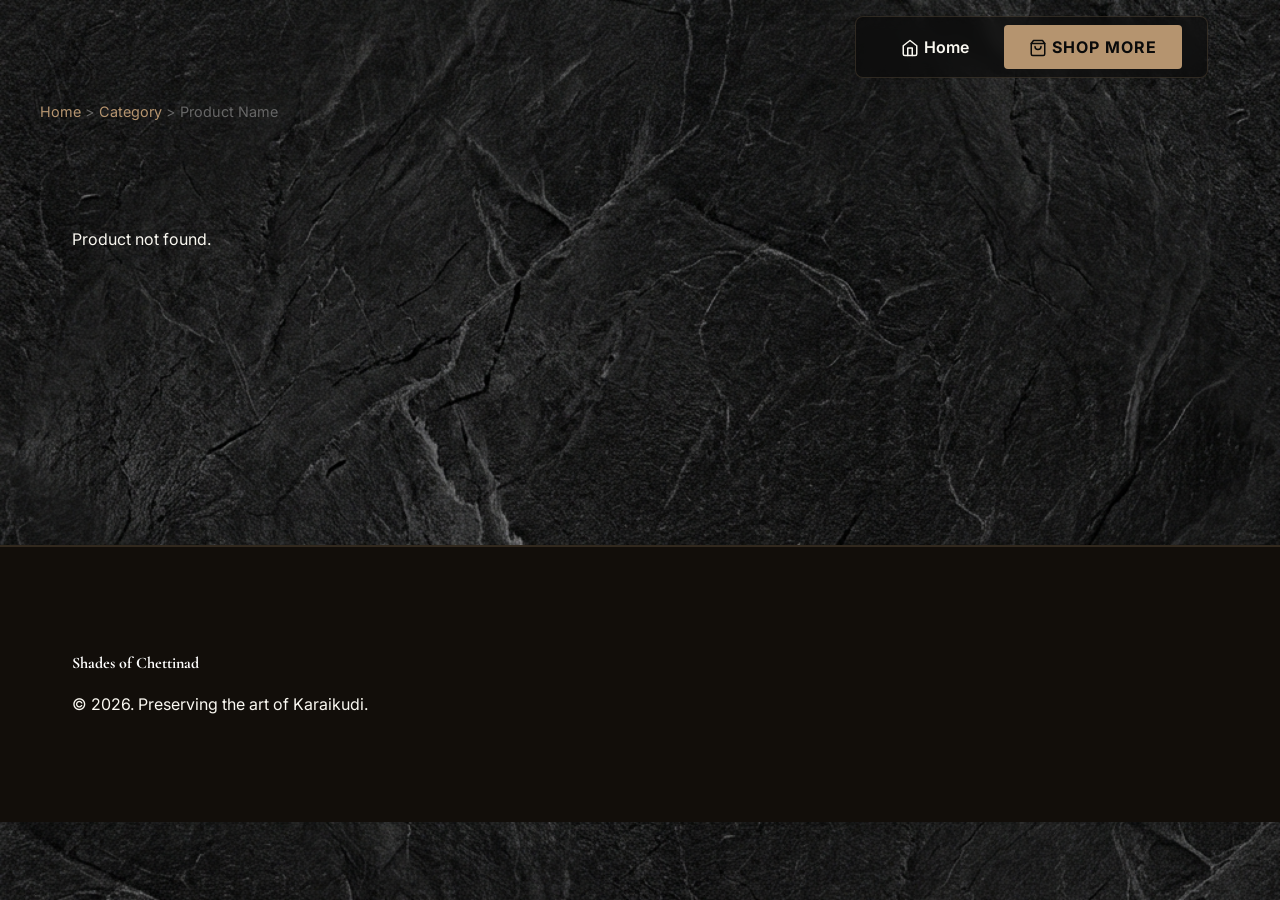
<file: frontend/product.html>
<!DOCTYPE html>
<html lang="en">
<head>
    <meta charset="UTF-8">
    <meta name="viewport" content="width=device-width, initial-scale=1.0">
    <title>Product Details | Shades of Chettinad</title>
    <link rel="stylesheet" href="styles.css"> 
    <link href="https://fonts.googleapis.com/css2?family=Cormorant+Garamond:wght@400;600;700&family=Inter:wght@300;400;500;600&display=swap" rel="stylesheet">
</head>
<body>
    <header class="main-header">
        <div class="container nav-flex">
            
            <!-- Navigation links removed per CMO to simplify UX -->
            <div class="header-actions compact-header">
                <button class="home-btn" aria-label="Home" onclick="window.location.href='index.html'"><svg width="18" height="18" viewBox="0 0 24 24" fill="none" stroke="currentColor" stroke-width="2" stroke-linecap="round" stroke-linejoin="round" style="margin-right: 5px; vertical-align: text-bottom;"><path d="M3 9l9-7 9 7v11a2 2 0 0 1-2 2H5a2 2 0 0 1-2-2z"></path><polyline points="9 22 9 12 15 12 15 22"></polyline></svg>Home</button>
                <button class="cta-button" aria-label="Shop More" onclick="window.location.href='products.html'"><svg width="18" height="18" viewBox="0 0 24 24" fill="none" stroke="currentColor" stroke-width="2" stroke-linecap="round" stroke-linejoin="round" style="margin-right: 5px; vertical-align: text-bottom;"><path d="M6 2L3 6v14a2 2 0 0 0 2 2h14a2 2 0 0 0 2-2V6l-3-4z"></path><line x1="3" y1="6" x2="21" y2="6"></line><path d="M16 10a4 4 0 0 1-8 0"></path></svg>Shop More</button>
            </div>
        </div>
    </header>

    <div class="container" style="padding: 20px 0;">
        <nav id="breadcrumbs" style="font-size: 0.9em; color: #666; margin-bottom: 20px;">
            <a href="index.html" style="color: var(--color-muted-gold); text-decoration: none; transition: color 0.3s ease;">Home</a> &gt; <a href="#" id="breadcrumb-category" style="color: var(--color-muted-gold); text-decoration: none; text-transform: capitalize; transition: color 0.3s ease;">Category</a> &gt; <span id="breadcrumb-name" style="color: var(--color-text-muted);">Product Name</span>
        </nav>
    </div>

    <section class="container" id="product-detail-section" style="display: flex; flex-wrap: wrap; gap: 40px; margin-bottom: 50px;">
        <!-- Filled by JS -->
        <div class="loader"></div>
    </section>

    <section class="container" id="product-reviews-section" style="margin-bottom: 50px;">
        <!-- Filled by JS -->
    </section>

    <section class="container" id="product-recommendations-section" style="margin-bottom: 50px; display: none;">
        <h2 style="margin-bottom: 20px; font-family: 'Playfair Display', serif;">Recommended for You</h2>
        <div class="product-grid" id="recommendations-grid" style="display: grid; grid-template-columns: repeat(auto-fill, minmax(250px, 1fr)); gap: 30px;">
            <!-- Filled by JS -->
        </div>
    </section>

    <footer>
        <div class="container footer-flex">
            <div class="footer-info">
                <h4>Shades of Chettinad</h4>
                <p>&copy; 2026. Preserving the art of Karaikudi.</p>
            </div>
        </div>
    </footer>

    <!-- Review Modal -->
    <div id="review-modal" class="modal-overlay hidden" aria-hidden="true">
        <div class="modal-content">
            <div class="modal-header">
                <h2>Write a Review</h2>
                <button id="close-review-btn" class="close-btn" aria-label="Close review">&times;</button>
            </div>
            <div class="modal-body">
                <form id="review-form">
                    <div>
                        <label for="review-rating">Rating (1-5)</label>
                        <input type="number" id="review-rating" min="1" max="5" value="5" required style="width: 100%; padding: 10px; margin-top: 5px; margin-bottom: 15px;">
                    </div>
                    <div>
                        <label for="review-text">Review</label>
                        <textarea id="review-text" rows="3" placeholder="Tell us what you think..." style="width: 100%; padding: 10px; margin-top: 5px; margin-bottom: 15px;"></textarea>
                    </div>
                    <button type="submit" class="cta-button" id="review-submit-btn" style="width: 100%;">Submit Review</button>
                </form>
            </div>
        </div>
    </div>

    <!-- Toast Notification -->
    <div id="toast" class="toast hidden" aria-live="polite"></div>

    <script src="product.js"></script>
</body>
</html>
</file>
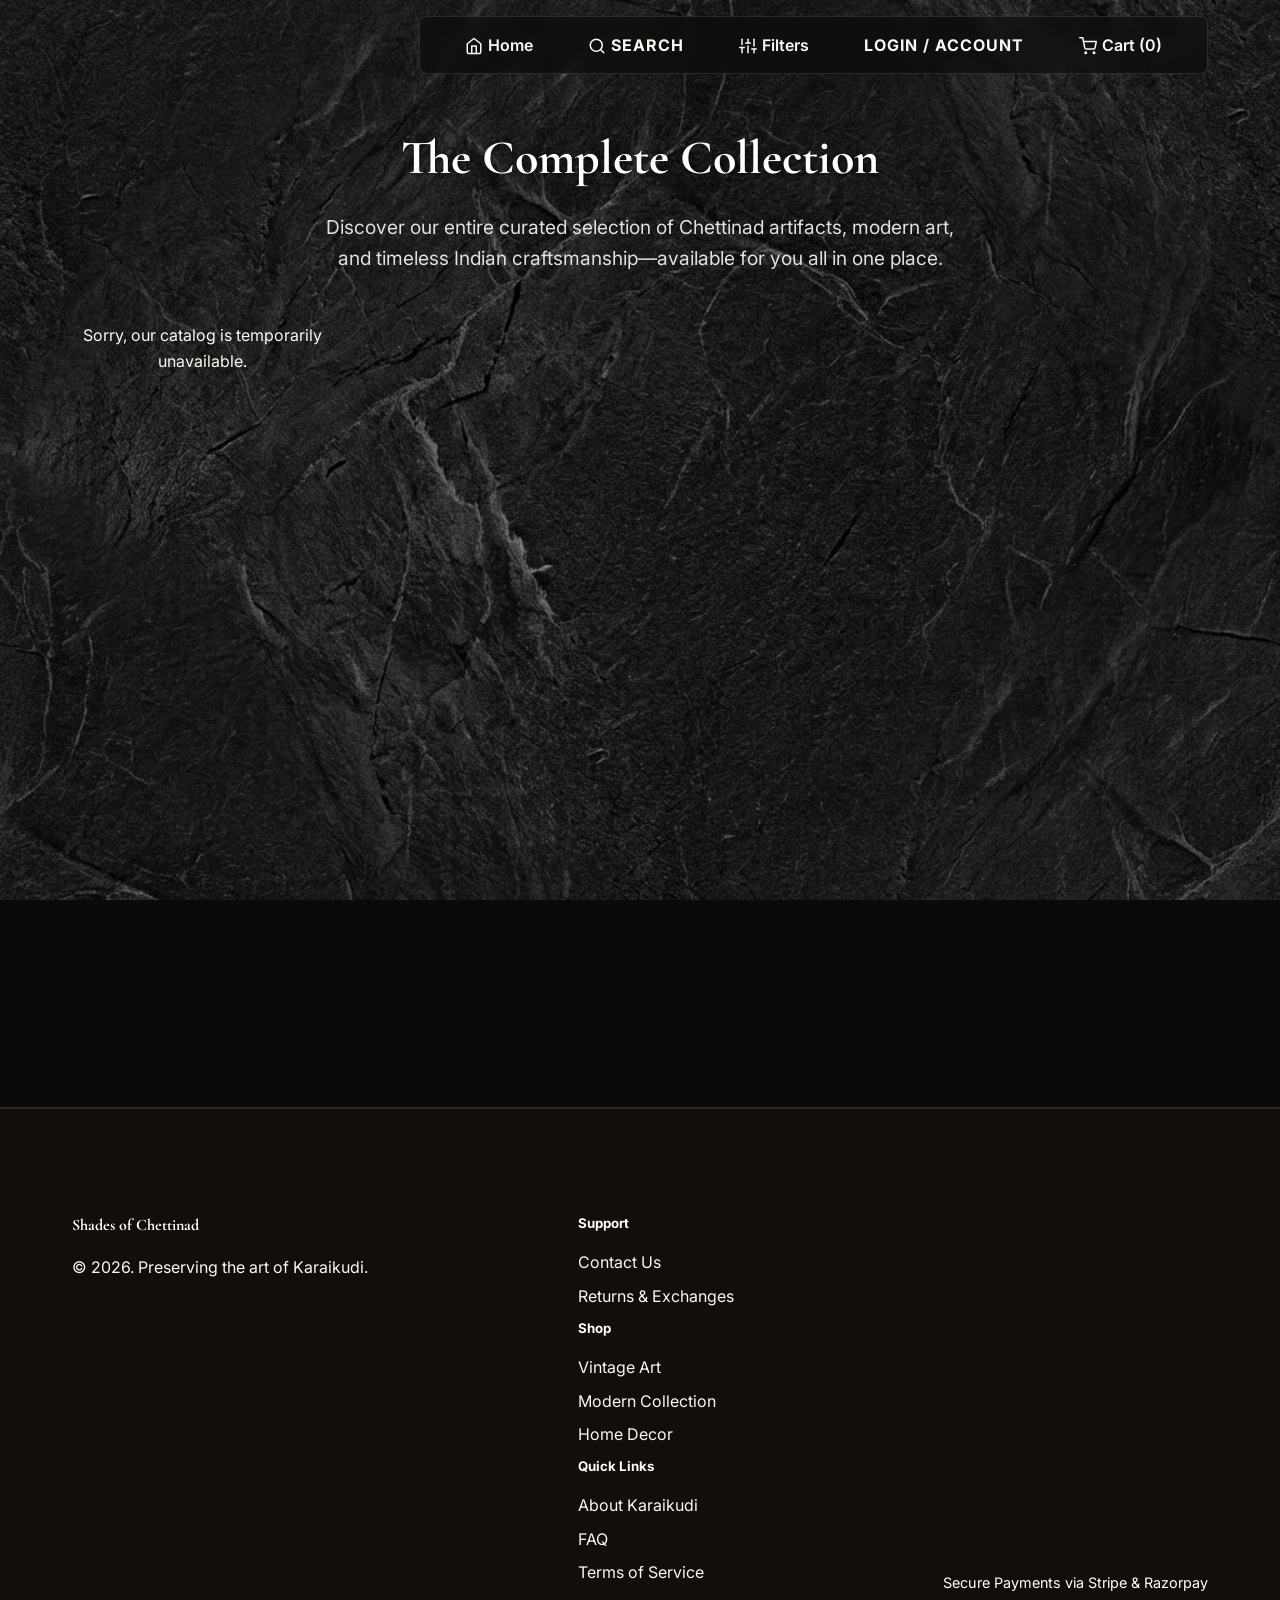
<file: frontend/products.html>
<!DOCTYPE html>
<html lang="en">
<head>
    <meta charset="UTF-8">
    <meta name="viewport" content="width=device-width, initial-scale=1.0">
    <title>All Products | Shades of Chettinad</title>
    <!-- Link to the CSS file -->
    <link rel="stylesheet" href="styles.css"> 
    <script src="https://accounts.google.com/gsi/client" async defer></script>
    <!-- Font suggestion for elegance -->
    <link href="https://fonts.googleapis.com/css2?family=Cormorant+Garamond:wght@400;600;700&family=Inter:wght@300;400;500;600&display=swap" rel="stylesheet">
</head>
<body>

    <!-- 1. Navigation Bar (Sticky for premium feel) -->
    <header class="main-header">
        <div class="container nav-flex">
            
            <!-- Navigation links moved to product grid filtering for cleaner UX -->
            <div class="header-actions grouped-actions">
                <button class="home-btn" aria-label="Home" onclick="window.location.href='index.html'"><svg width="18" height="18" viewBox="0 0 24 24" fill="none" stroke="currentColor" stroke-width="2" stroke-linecap="round" stroke-linejoin="round" style="margin-right: 5px; vertical-align: text-bottom;"><path d="M3 9l9-7 9 7v11a2 2 0 0 1-2 2H5a2 2 0 0 1-2-2z"></path><polyline points="9 22 9 12 15 12 15 22"></polyline></svg>Home</button>
                <button class="search-btn" aria-label="Search"><svg width="18" height="18" viewBox="0 0 24 24" fill="none" stroke="currentColor" stroke-width="2" stroke-linecap="round" stroke-linejoin="round" style="margin-right: 5px; vertical-align: text-bottom;"><circle cx="11" cy="11" r="8"></circle><line x1="21" y1="21" x2="16.65" y2="16.65"></line></svg>Search</button>
                <button id="toggle-filter-btn" class="filter-btn" aria-label="Filters"><svg width="18" height="18" viewBox="0 0 24 24" fill="none" stroke="currentColor" stroke-width="2" stroke-linecap="round" stroke-linejoin="round" style="margin-right: 5px; vertical-align: text-bottom;"><line x1="4" y1="21" x2="4" y2="14"></line><line x1="4" y1="10" x2="4" y2="3"></line><line x1="12" y1="21" x2="12" y2="12"></line><line x1="12" y1="8" x2="12" y2="3"></line><line x1="20" y1="21" x2="20" y2="16"></line><line x1="20" y1="12" x2="20" y2="3"></line><line x1="1" y1="14" x2="7" y2="14"></line><line x1="9" y1="8" x2="15" y2="8"></line><line x1="17" y1="16" x2="23" y2="16"></line></svg>Filters</button>
                <button class="auth-btn" aria-label="Login or Account">Login / Account</button>
                <button class="cart-btn" aria-label="View Cart"><svg width="18" height="18" viewBox="0 0 24 24" fill="none" stroke="currentColor" stroke-width="2" stroke-linecap="round" stroke-linejoin="round" style="margin-right: 5px; vertical-align: text-bottom;"><circle cx="9" cy="21" r="1"></circle><circle cx="20" cy="21" r="1"></circle><path d="M1 1h4l2.68 13.39a2 2 0 0 0 2 1.61h9.72a2 2 0 0 0 2-1.61L23 6H6"></path></svg>Cart (<span id="cart-count">0</span>)</button>
            </div>
        </div>
    </header>

    <div class="container page-header-container" style="text-align: center; position: relative; z-index: 5;">
        <h1 id="collection-title" class="page-title">The Complete Collection</h1>
        <p id="collection-desc" class="page-desc">Discover our entire curated selection of Chettinad artifacts, modern art, and timeless Indian craftsmanship—available for you all in one place.</p>
    </div>

    <!-- 3. Shop/Products Section (Listings) -->
    <section class="container" id="featured" style="padding-top: 10px; margin-bottom: 80px; margin-top: 10px;">
        <!-- Filter Bar -->
        <div id="filter-bar" class="filter-hidden" style="background: var(--color-shadow-depth); padding: 20px; border-radius: 4px; margin-bottom: 30px; display: flex; flex-wrap: wrap; gap: 15px; align-items: center; justify-content: space-between; box-shadow: 0 2px 10px rgba(0,0,0,0.5); transition: all 0.3s ease-out; overflow: hidden; border: 1px solid rgba(181, 148, 111, 0.2);">
            <div style="display: flex; gap: 15px; align-items: center; flex-wrap: wrap;">
                <div>
                    <label for="filter-category" style="font-size: 0.9em; color: var(--color-text-body); font-weight: 600; display: block; margin-bottom: 5px;">Category</label>
                    <select id="filter-category" style="padding: 8px; border: 1px solid rgba(181, 148, 111, 0.4); background: var(--color-deep-background); color: var(--color-text-body); border-radius: 4px; min-width: 150px;">
                        <option value="">All Categories</option>
                        <option value="vintage">Vintage Antiques</option>
                        <option value="modern">Modern Heritage</option>
                        <option value="gifting">Premium Gifting</option>
                        <option value="decor">Home Decor</option>
                    </select>
                </div>
                <div>
                    <label for="filter-min-price" style="font-size: 0.9em; color: var(--color-text-body); font-weight: 600; display: block; margin-bottom: 5px;">Min $</label>
                    <input type="number" id="filter-min-price" style="width: 80px; padding: 8px; border: 1px solid rgba(181, 148, 111, 0.4); background: var(--color-deep-background); color: var(--color-text-body); border-radius: 4px;" min="0" placeholder="0">
                </div>
                <div>
                    <label for="filter-max-price" style="font-size: 0.9em; color: var(--color-text-body); font-weight: 600; display: block; margin-bottom: 5px;">Max $</label>
                    <input type="number" id="filter-max-price" style="width: 80px; padding: 8px; border: 1px solid rgba(181, 148, 111, 0.4); background: var(--color-deep-background); color: var(--color-text-body); border-radius: 4px;" min="0" placeholder="1000">
                </div>
            </div>
            <div style="display: flex; gap: 15px; align-items: flex-end;">
                <div>
                    <label for="filter-sort" style="font-size: 0.9em; color: var(--color-text-body); font-weight: 600; display: block; margin-bottom: 5px;">Sort By</label>
                    <select id="filter-sort" style="padding: 8px; border: 1px solid rgba(181, 148, 111, 0.4); background: var(--color-deep-background); color: var(--color-text-body); border-radius: 4px; min-width: 150px;">
                        <option value="newest">Newest Arrivals</option>
                        <option value="price_asc">Price: Low to High</option>
                        <option value="price_desc">Price: High to Low</option>
                    </select>
                </div>
                <button id="apply-filters-btn" class="cta-button" style="padding: 8px 20px; font-weight: bold; border-radius: 4px; height: 38px;">Apply Filters</button>
            </div>
        </div>

        <div class="product-grid" id="product-list" style="margin-top: 10px;">
            <!-- Products will be dynamically loaded here from backend -->
        </div>
        <div id="pagination-controls" style="text-align: center; margin-top: 40px;"></div>
    </section>

    <!-- 6. Footer (Information and Trust) -->
    <footer>
        <div class="container footer-flex">
            <div class="footer-info">
                <h4>Shades of Chettinad</h4>
                <p>&copy; 2026. Preserving the art of Karaikudi.</p>
            </div>
             <div class="footer-links grid-3">
                 <div><h5>Support</h5><ul><li>Contact Us</li><li>Returns & Exchanges</li></ul></div>
                 <div><h5>Shop</h5><ul><li>Vintage Art</li><li>Modern Collection</li><li>Home Decor</li></ul></div>
                 <div><h5>Quick Links</h5><ul><li>About Karaikudi</li><li>FAQ</li><li>Terms of Service</li></ul></div>
             </div>
            <div class="footer-payment">
                <span>Secure Payments via Stripe & Razorpay</span> 
            </div>
        </div>
    </footer>

    <!-- Cart Modal -->
    <div id="cart-modal" class="modal-overlay hidden" aria-hidden="true">
        <div class="modal-content">
            <div class="modal-header">
                <h2>Your Cart</h2>
                <div style="display: flex; gap: 10px;">
                    <button id="clear-cart-btn" class="close-btn" aria-label="Clear cart" style="color: var(--color-muted-gold); display: flex; align-items: center; justify-content: center;" title="Clear Cart"><svg width="20" height="20" viewBox="0 0 24 24" fill="none" stroke="currentColor" stroke-width="2" stroke-linecap="round" stroke-linejoin="round"><polyline points="3 6 5 6 21 6"></polyline><path d="M19 6v14a2 2 0 0 1-2 2H7a2 2 0 0 1-2-2V6m3 0V4a2 2 0 0 1 2-2h4a2 2 0 0 1 2 2v2"></path><line x1="10" y1="11" x2="10" y2="17"></line><line x1="14" y1="11" x2="14" y2="17"></line></svg></button>
                    <button id="close-modal-btn" class="close-btn" aria-label="Close cart">&times;</button>
                </div>
            </div>
            <div class="modal-body" id="cart-items-container">
                <p>Your cart is empty.</p>
            </div>
            <div class="modal-footer">
                <div class="cart-total">Total: $<span id="cart-total-price">0.00</span></div>
                <button id="checkout-btn" class="cta-button">Proceed to Checkout</button>
            </div>
        </div>
    </div>

    <!-- Clear Cart Confirmation Modal -->
    <div id="clear-cart-modal" class="modal-overlay hidden">
        <div class="modal-content" style="max-width: 400px; text-align: center;">
            <div class="modal-header">
                <h2>Clear Cart</h2>
                <button class="close-btn" id="close-clear-cart-modal" aria-label="Close modal">&times;</button>
            </div>
            <div class="modal-body">
                <p style="margin-bottom: 20px;">Are you sure you want to clear your cart?</p>
                <div style="display: flex; gap: 10px; justify-content: center;">
                    <button id="confirm-clear-cart-btn" class="cta-button" style="background: transparent; border: 1px solid #888; color: #888;">Yes, Clear</button>
                    <button id="abort-clear-cart-btn" class="cta-button">Cancel</button>
                </div>
            </div>
        </div>
    </div>

    <!-- Auth Modal (Login/Register) -->
    <div id="auth-modal" class="modal-overlay hidden" aria-hidden="true">
        <div class="modal-content" style="max-width: 400px;">
            <div class="modal-header">
                <h2 id="auth-title">Login</h2>
                <button class="close-btn" id="close-auth-btn" aria-label="Close Auth">&times;</button>
            </div>
            <!-- 1. Options View -->
            <div class="modal-body">
                <div id="auth-options-view" style="text-align: center; padding: 10px 0;">
                <button id="btn-show-email-signup" class="cta-button" style="width: 100%; margin-bottom: 20px;">Sign up using Email</button>
                
                <div id="google-login-wrapper" style="margin-bottom: 20px;">
                    <div id="g_id_onload"
                         data-client_id="YOUR_GOOGLE_CLIENT_ID.apps.googleusercontent.com"
                         data-context="signin"
                         data-ux_mode="popup"
                         data-callback="handleCredentialResponse"
                         data-auto_prompt="false">
                    </div>
                    <div class="g_id_signin"
                         data-type="standard"
                         data-shape="rectangular"
                         data-theme="outline"
                         data-text="signup_with"
                         data-size="large"
                         data-logo_alignment="left"
                         style="display: flex; justify-content: center;">
                    </div>
                </div>
                
                <p style="margin-top: 15px;">
                    <a href="#" id="btn-show-login" style="color: var(--color-primary-accent); font-size: 0.9em;">Already have an account? Log in back</a>
                </p>
            </div>

            <!-- 2. Email Signup Form -->
            <form id="auth-register-form" class="hidden" style="display: flex; flex-direction: column; gap: 15px;">
                <div>
                    <label for="auth-reg-name">Name</label>
                    <input type="text" id="auth-reg-name" placeholder="Your Name" required>
                </div>
                <div>
                    <label for="auth-reg-email">Email Address</label>
                    <input type="email" id="auth-reg-email" placeholder="you@example.com" required>
                </div>
                <div>
                    <label for="auth-reg-password">Password</label>
                    <input type="password" id="auth-reg-password" placeholder="••••••••" required>
                </div>
                <button type="submit" class="cta-button" id="auth-reg-submit-btn" style="margin-top: 15px; width: 100%;">Create Account</button>
                <p style="text-align: center; margin-top: 15px;">
                    <a href="#" class="btn-back-options" style="color: var(--color-primary-accent); font-size: 0.9em;">&laquo; Back to options</a>
                </p>
            </form>

            <!-- 3. Email Login Form -->
            <form id="auth-login-form" class="hidden" style="display: flex; flex-direction: column; gap: 15px;">
                <div>
                    <label for="auth-log-email">Email Address</label>
                    <input type="email" id="auth-log-email" placeholder="you@example.com" required>
                </div>
                <div>
                    <label for="auth-log-password">Password</label>
                    <input type="password" id="auth-log-password" placeholder="••••••••" required>
                </div>
                <button type="submit" class="cta-button" id="auth-log-submit-btn" style="margin-top: 15px; width: 100%;">Login</button>
                <p style="text-align: center; margin-top: 15px;">
                    <a href="#" class="btn-back-options" style="color: var(--color-primary-accent); font-size: 0.9em;">&laquo; Back to options</a>
                </p>
            </form>

            <!-- 4. OTP Verification Form -->
            <form id="otp-form" class="hidden" style="display: flex; flex-direction: column; gap: 15px; margin-top: 15px;">
                <p style="text-align: center; margin-bottom: 10px; font-size: 0.9em; color: var(--color-primary-accent);">Please enter the 6-digit OTP sent to your email.</p>
                <div>
                    <label for="auth-otp">Enter OTP</label>
                    <input type="text" id="auth-otp" placeholder="123456" required>
                </div>
                <button type="submit" class="cta-button" style="margin-top: 15px; width: 100%;">Verify OTP</button>
                    <div style="text-align: center; margin-top: 15px;">
                        <a href="#" class="btn-back-options">&laquo; Back to options</a>
                    </div>
                </form>

                <!-- 4. Logged In View -->
                <div id="auth-logged-in-view" class="hidden" style="text-align: center; padding: 10px 0;">
                    <p style="margin-bottom: 20px; color: var(--text-muted);">You are currently logged in.</p>
                    <button id="btn-go-dashboard" class="cta-button" style="width: 100%; margin-bottom: 15px;">Go to Dashboard</button>
                    <button id="btn-logout" class="cta-button" style="width: 100%; background: transparent; border: 1px solid var(--border-color); color: var(--text-light);">Log Out</button>
                </div>
            </div>
        </div>
    </div>

    <!-- Info Modal (General Purpose) -->
    <div id="info-modal" class="modal-overlay hidden" aria-hidden="true">
        <div class="modal-content" style="max-width: 500px;">
            <div class="modal-header">
                <h2 id="info-title">Information</h2>
                <button class="close-btn" id="close-info-btn" aria-label="Close Info">&times;</button>
            </div>
            <div id="info-content" style="padding: 20px 25px 25px; line-height: 1.6; color: var(--color-text-body);">
                <!-- Content injected here -->
            </div>
        </div>
    </div>

    <!-- Search Modal -->
    <div id="search-modal" class="modal-overlay hidden" aria-hidden="true">
        <div class="modal-content">
            <div class="modal-header">
                <h2>Search Artifacts</h2>
                <button class="close-btn" id="close-search-btn" aria-label="Close Search">&times;</button>
            </div>
            <form id="search-form" style="display: flex; gap: 10px; padding: 20px 25px 30px;">
                <input type="text" id="search-input" placeholder="e.g., Brass Diya..." style="flex: 1; padding: 10px; border: 1px solid #ccc; border-radius: 4px;">
                <button type="submit" class="cta-button">Search</button>
            </form>
        </div>
    </div>

    <!-- Toast Notification -->
    <div id="toast" class="toast hidden" aria-live="polite"></div>

    <script src="scripts.js"></script>
</body>
</html>
</file>
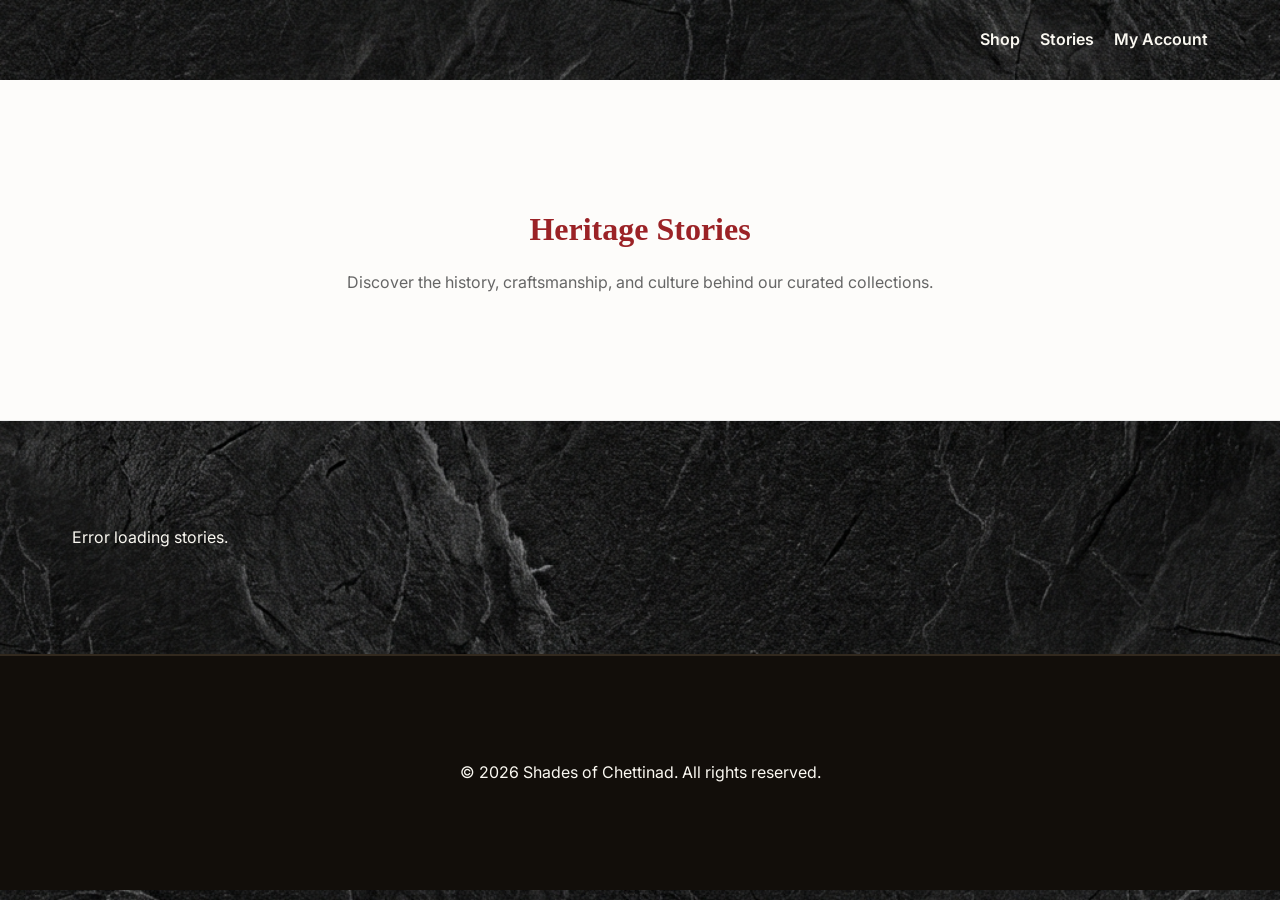
<file: frontend/stories.html>
<!DOCTYPE html>
<html lang="en">
<head>
    <meta charset="UTF-8">
    <meta name="viewport" content="width=device-width, initial-scale=1.0">
    <title>Our Stories | Shades of Chettinad</title>
    <link rel="stylesheet" href="styles.css">
    <link href="https://fonts.googleapis.com/css2?family=Cormorant+Garamond:wght@400;600;700&family=Inter:wght@300;400;500;600&display=swap" rel="stylesheet">
    <style>
        .hero {
            background-color: #fdfcfa;
            padding: 60px 20px;
            text-align: center;
            border-bottom: 1px solid #eaeaea;
        }
        .hero h1 {
            font-family: 'Playfair Display', serif;
            color: #9b2226;
            margin-bottom: 15px;
        }
        .story-grid {
            display: grid;
            grid-template-columns: repeat(auto-fill, minmax(300px, 1fr));
            gap: 30px;
            padding: 40px 0;
        }
        .story-card {
            border: 1px solid #eaeaea;
            border-radius: 8px;
            overflow: hidden;
            transition: transform 0.3s;
            cursor: pointer;
        }
        .story-card:hover {
            transform: translateY(-5px);
            box-shadow: 0 10px 20px rgba(0,0,0,0.05);
        }
        .story-card img {
            width: 100%;
            height: 200px;
            object-fit: cover;
        }
        .story-card-content {
            padding: 20px;
        }
        .story-card h3 {
            margin: 0 0 10px 0;
            color: #333;
        }
    </style>
</head>
<body>
    <header class="main-header">
        <div class="container nav-flex">
            
            <nav class="nav-links">
                <a href="index.html">Shop</a>
                <a href="stories.html">Stories</a>
                <a href="dashboard.html">My Account</a>
            </nav>
        </div>
    </header>

    <div class="hero">
        <div class="container">
            <h1>Heritage Stories</h1>
            <p style="color: #666; max-width: 600px; margin: 0 auto;">Discover the history, craftsmanship, and culture behind our curated collections.</p>
        </div>
    </div>

    <main class="container">
        <div id="stories-grid" class="story-grid">
            <div class="loader"></div>
        </div>
    </main>

    <footer>
        <div class="container footer-flex" style="text-align: center; justify-content: center;">
            <p>&copy; 2026 Shades of Chettinad. All rights reserved.</p>
        </div>
    </footer>

    <script>
        document.addEventListener('DOMContentLoaded', async () => {
            const grid = document.getElementById('stories-grid');
            try {
                const res = await fetch('/backend/api.php?action=get_stories');
                const data = await res.json();
                if (data.success) {
                    grid.innerHTML = data.data.stories.map(s => `
                        <div class="story-card" onclick="window.location.href='story.html?id=${s.id}'">
                            <img src="${s.image_url}" alt="${s.title}">
                            <div class="story-card-content">
                                <h3>${s.title}</h3>
                                <p style="color: #D4AF37; font-size: 0.9em;">Read Article &rarr;</p>
                            </div>
                        </div>
                    `).join('');
                }
            } catch(e) {
                grid.innerHTML = '<p>Error loading stories.</p>';
            }
        });
    </script>
</body>
</html>
</file>
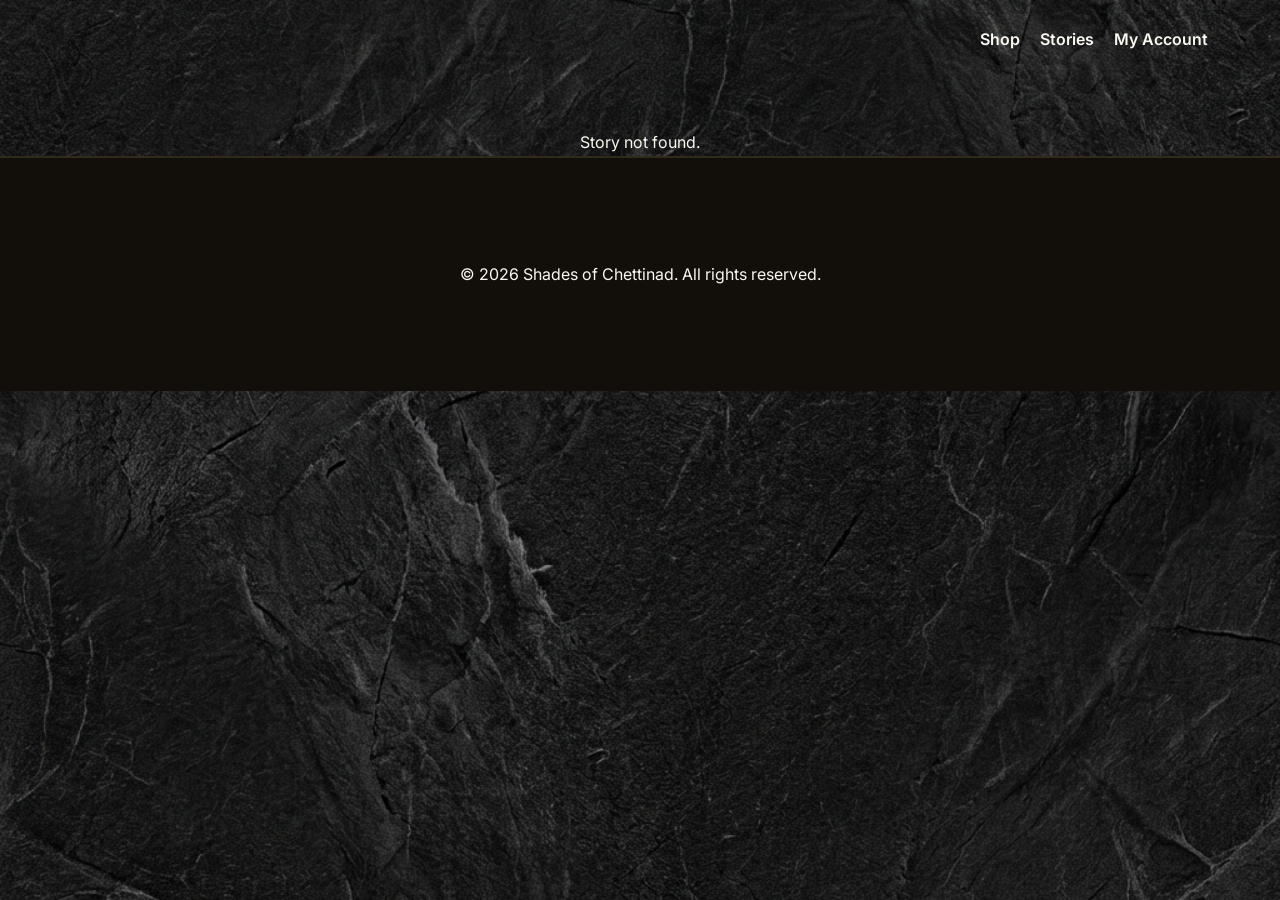
<file: frontend/story.html>
<!DOCTYPE html>
<html lang="en">
<head>
    <meta charset="UTF-8">
    <meta name="viewport" content="width=device-width, initial-scale=1.0">
    <title>Story | Shades of Chettinad</title>
    <link rel="stylesheet" href="styles.css">
    <link href="https://fonts.googleapis.com/css2?family=Cormorant+Garamond:wght@400;600;700&family=Inter:wght@300;400;500;600&display=swap" rel="stylesheet">
    <style>
        .article-container {
            max-width: 800px;
            margin: 40px auto;
            padding: 0 20px;
        }
        .article-title {
            font-family: 'Playfair Display', serif;
            color: #9b2226;
            font-size: 2.5em;
            text-align: center;
            margin-bottom: 20px;
        }
        .article-img {
            width: 100%;
            height: auto;
            border-radius: 8px;
            margin-bottom: 30px;
        }
        .article-content {
            font-size: 1.1em;
            line-height: 1.8;
            color: #444;
        }
        .featured-section {
            background: #fdfcfa;
            padding: 50px 20px;
            margin-top: 50px;
            border-top: 1px solid #eaeaea;
        }
        .featured-title {
            text-align: center;
            font-family: 'Playfair Display', serif;
            color: #333;
            margin-bottom: 30px;
        }
        .product-grid {
            display: grid;
            grid-template-columns: repeat(auto-fill, minmax(200px, 1fr));
            gap: 20px;
            max-width: 1000px;
            margin: 0 auto;
        }
    </style>
</head>
<body>
    <header class="main-header">
        <div class="container nav-flex">
            
            <nav class="nav-links">
                <a href="index.html">Shop</a>
                <a href="stories.html">Stories</a>
                <a href="dashboard.html">My Account</a>
            </nav>
        </div>
    </header>

    <main id="story-main">
        <div class="loader" style="margin: 100px auto;"></div>
    </main>

    <footer>
        <div class="container footer-flex" style="text-align: center; justify-content: center;">
            <p>&copy; 2026 Shades of Chettinad. All rights reserved.</p>
        </div>
    </footer>

    <script>
        document.addEventListener('DOMContentLoaded', async () => {
            const urlParams = new URLSearchParams(window.location.search);
            const storyId = urlParams.get('id');
            const main = document.getElementById('story-main');
            
            if (!storyId) {
                main.innerHTML = '<p style="text-align:center; margin-top:50px;">Story not found.</p>';
                return;
            }
            
            try {
                const res = await fetch(`/backend/api.php?action=get_story&id=${storyId}`);
                const data = await res.json();
                
                if (data.success) {
                    const s = data.data.story;
                    document.title = `${s.title} | Shades of Chettinad`;
                    
                    let featuredHtml = '';
                    if (data.data.featured_products && data.data.featured_products.length > 0) {
                        const prods = data.data.featured_products.map(p => `
                            <div class="product-card" onclick="window.location.href='product.html?id=${p.id}'" style="cursor:pointer; border:1px solid #eee; padding:10px; border-radius:8px; background:#fff; text-align:center;">
                                <img src="${p.image_url}" alt="${p.name}" style="width:100%; height:150px; object-fit:cover; border-radius:4px;">
                                <h4 style="margin:10px 0 5px 0; font-size:1em;">${p.name}</h4>
                                <p style="color:#9b2226; font-weight:bold; margin:0;">$${Number(p.price).toFixed(2)}</p>
                            </div>
                        `).join('');
                        
                        featuredHtml = `
                            <div class="featured-section">
                                <h2 class="featured-title">Featured Pieces Inspired by This Story</h2>
                                <div class="product-grid">
                                    ${prods}
                                </div>
                            </div>
                        `;
                    }
                    
                    main.innerHTML = `
                        <div class="article-container">
                            <h1 class="article-title">${s.title}</h1>
                            <img src="${s.image_url}" alt="${s.title}" class="article-img">
                            <div class="article-content">
                                ${s.content.split('\n').map(p => `<p>${p}</p>`).join('')}
                            </div>
                        </div>
                        ${featuredHtml}
                    `;
                } else {
                    main.innerHTML = `<p style="text-align:center; margin-top:50px;">${data.error.detail}</p>`;
                }
            } catch (e) {
                main.innerHTML = '<p style="text-align:center; margin-top:50px;">Error loading story.</p>';
            }
        });
    </script>
</body>
</html>
</file>
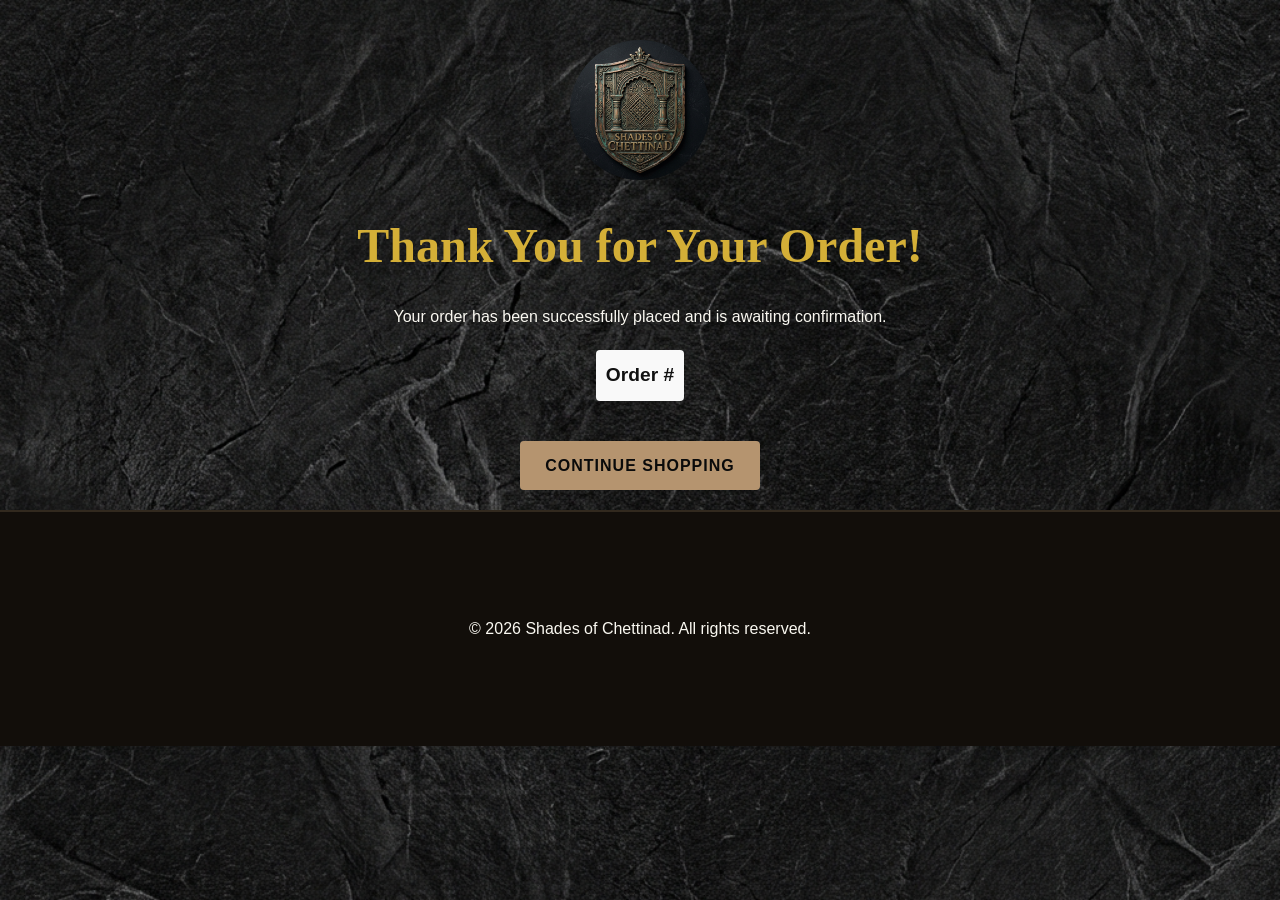
<file: frontend/thank-you.html>
<!DOCTYPE html>
<html lang="en">
<head>
    <meta charset="UTF-8">
    <meta name="viewport" content="width=device-width, initial-scale=1.0">
    <title>Thank You | Shades of Chettinad</title>
    <link rel="stylesheet" href="styles.css">
    <style>
        body {
            padding-top: 20px !important; /* Override fixed header padding from styles.css */
        }
        .thank-you-container {
            text-align: center;
            padding: 20px !important;
        }
        .thank-you-container h1 {
            color: #D4AF37;
            font-size: 3em;
            margin-bottom: 20px;
        }
        .order-number {
            font-size: 1.2em;
            font-weight: bold;
            margin-top: 20px;
            padding: 10px;
            background: #f9f9f9;
            color: #111;
            display: inline-block;
            border-radius: 4px;
        }
    </style>
</head>
<body>
    <header style="text-align: center; margin-top: 20px; margin-bottom: 0;">
        <div class="logo" style="display: flex; justify-content: center;">
            <a href="index.html" style="text-decoration: none; display: inline-block;">
                <img src="logo.png" alt="Shades of Chettinad Logo" title="Shades of Chettinad" style="width: 140px; height: 140px; object-fit: cover; border-radius: 50%;">
            </a>
        </div>
    </header>

    <main class="container thank-you-container">
        <h1>Thank You for Your Order!</h1>
        <p>Your order has been successfully placed and is awaiting confirmation.</p>
        <div class="order-number" id="order-number-display">Order #</div>
        <div style="margin-top: 40px; display: flex; justify-content: center; gap: 15px; flex-wrap: wrap;" id="thank-you-actions">
            <a href="index.html" class="cta-button">Continue Shopping</a>
        </div>
    </main>

    <footer>
        <div class="container" style="text-align: center;">
            <p>&copy; 2026 Shades of Chettinad. All rights reserved.</p>
        </div>
    </footer>
    <script>
        document.addEventListener('DOMContentLoaded', () => {
            const params = new URLSearchParams(window.location.search);
            const orderId = params.get('orderId');
            if (orderId) {
                const orderDisplay = document.getElementById('order-number-display');
                orderDisplay.textContent = `Order #${orderId}`;
                
                const actionsContainer = document.getElementById('thank-you-actions');
                const viewBtn = document.createElement('a');
                viewBtn.href = `dashboard.html?tab=history&orderId=${orderId}`;
                viewBtn.className = 'cta-button';
                viewBtn.style.background = 'transparent';
                viewBtn.style.color = 'var(--color-muted-gold)';
                viewBtn.style.border = '1px solid var(--color-muted-gold)';
                viewBtn.textContent = 'View Order Details';
                actionsContainer.insertBefore(viewBtn, actionsContainer.firstChild);
            }
        });
    </script>
</body>
</html>
</file>
<file: frontend/styles.css>
:root {
    /* New Identity Colors (Master Seal Option A) */
    --color-deep-background: #0A0A0A; /* Dark Obsidian / Matte Black */
    --color-primary-accent: #B5946F; /* Oxidized Copper / Brass */
    --color-shadow-depth: #120E0A; /* Deep Umber / Black Shadow */
    --color-text-body: #FAF8F1; /* Creamy Ivory / Bone White */
    
    /* Legacy Mapping */
    --color-dark-charcoal: var(--color-shadow-depth);
    --color-muted-gold: var(--color-primary-accent);
    --color-cream-ivory: var(--color-text-body);
    --color-deep-blue: var(--color-deep-background);

    --font-heading: 'Cormorant Garamond', serif; 
    --font-body: 'Inter', sans-serif; 
}

/* --- Global Resets & Base Styles --- */

/* Utility Classes */
.hidden {
    display: none !important;
}

html {
    scroll-behavior: smooth;
}

* {
    margin: 0;
    padding: 0;
    box-sizing: border-box;
}

body {
    font-family: var(--font-body);
    line-height: 1.6;
    color: var(--color-text-body);
    background-color: var(--color-deep-background);
    background-image: url('bg_texture.png');
    background-size: cover;
    background-attachment: fixed;
    background-position: center;
    padding-top: 80px; /* Offset for the fixed transparent header */
}

/* Utility Classes */
.container {
    max-width: 1200px;
    margin: 0 auto;
    padding: 4rem 2rem;
}

h1, h2, h3, h4, h5, h6 {
    font-family: var(--font-heading);
    color: var(--color-text-body);
    margin-bottom: 20px;
}

/* --- Header & Navigation Styling --- */
.main-header {
    background-color: transparent;
    backdrop-filter: none;
    border-bottom: 1px solid transparent;
    position: fixed;
    width: 100%;
    top: 0;
    z-index: 1000;
    transition: background-color 0.4s ease, backdrop-filter 0.4s ease, border-bottom 0.4s ease;
}

.main-header.scrolled {
    background-color: rgba(10, 10, 10, 0.75);
    backdrop-filter: blur(15px);
    -webkit-backdrop-filter: blur(15px);
    border-bottom: 1px solid rgba(181, 148, 111, 0.15);
}

.nav-flex {
    display: flex;
    justify-content: flex-end;
    align-items: center;
    padding: 1rem 2rem;
    gap: 20px;
    position: relative;
    min-height: 80px;
}

.logo {
    display: flex;
    align-items: center;
}

.logo img {
    height: 50px; /* Adjust height based on header size */
    width: auto;
    border-radius: 50%; /* It's a circular crest */
}

.nav-links {
    display: flex;
    gap: 20px;
}

.nav-links a {
    text-decoration: none;
    color: var(--color-text-body);
    font-weight: 600;
    transition: color 0.3s;
    white-space: nowrap;
}

.nav-links a:hover, .nav-links a:focus {
    color: var(--color-muted-gold);
    outline: none;
    text-decoration: underline;
}

.header-actions {
    display: flex;
    align-items: center;
    gap: 15px;
    white-space: nowrap;
    
    /* Floating Panel Styling */
    background-color: rgba(10, 10, 10, 0.65);
    backdrop-filter: blur(8px);
    border: 1px solid rgba(181, 148, 111, 0.2);
    padding: 8px 25px;
    border-radius: 8px; /* Elegant subtle rounding */
}

/* Buttons (CTA styling) */
button {
    padding: 10px 20px;
    border: none;
    cursor: pointer;
    font-size: 1rem;
    background: transparent;
    color: var(--color-text-body);
    font-family: var(--font-body);
    font-weight: 600;
}

.cta-button {
    padding: 12px 25px;
    border: none;
    cursor: pointer;
    font-size: 1rem;
    transition: all 0.3s ease;
    background: linear-gradient(135deg, var(--color-muted-gold) 0%, #b5946f 50%, var(--color-muted-gold) 100%);
    color: var(--color-deep-background);
    font-family: var(--font-body);
    font-weight: bold;
    border-radius: 4px;
    text-transform: uppercase;
    letter-spacing: 1px;
}

.cta-button:hover {
    background: linear-gradient(135deg, #ebd197 0%, var(--color-muted-gold) 50%, #ebd197 100%);
    transform: translateY(-3px) scale(1.02);
    box-shadow: 0 10px 20px rgba(181, 148, 111, 0.4);
}

button:focus, .cta-button:focus {
    outline: 2px solid var(--color-muted-gold);
    outline-offset: 2px;
}

/* Specific CTA Styles */
.large-btn {
    background-color: var(--color-muted-gold);
    color: #ffffff; /* White text on gold button */
    padding: 15px 40px;
    margin-top: 20px;
    display: inline-block;
    text-decoration: none;
}

.large-btn:hover, .large-btn:focus {
    background-color: #b59560;
    color: #ffffff;
    text-decoration: none;
}

.logout-btn-premium {
    width: 100%;
    padding: 12px;
    background: transparent;
    color: var(--color-muted-gold);
    border: 1px solid var(--color-muted-gold);
    border-radius: 6px;
    font-weight: 600;
    font-size: 0.95rem;
    transition: all 0.3s ease;
    display: flex;
    justify-content: center;
    align-items: center;
    gap: 10px;
    cursor: pointer;
    margin-top: 10px;
}
.logout-btn-premium:hover {
    background: var(--color-muted-gold);
    color: #fff;
    box-shadow: 0 4px 15px rgba(212, 175, 55, 0.2);
}

/* --- Hero Section Styling --- */
.hero-section {
    margin-top: -80px; /* Pulls the hero image up under the transparent header */
    background: linear-gradient(to bottom, rgba(10, 10, 10, 0.3) 0%, rgba(10, 10, 10, 0.8) 100%), url('hero.png') center/cover no-repeat;
    background-attachment: fixed;
    height: 100vh;
    display: flex;
    align-items: flex-end;
    justify-content: center;
    padding-bottom: 80px;
    position: relative;
    box-shadow: inset 0 -150px 100px -50px var(--color-deep-background);
}

@keyframes slideUpFade {
    0% { opacity: 0; transform: translateY(40px); }
    100% { opacity: 1; transform: translateY(0); }
}

.hero-text {
    text-align: center;
    padding: 2rem;
    max-width: 800px;
}

.hero-text h1 {
    font-size: 3.5rem;
    margin-bottom: 10px;
    /* Adding shadow to make text pop */
    text-shadow: 2px 2px 4px rgba(0, 0, 0, 0.6);
    color: #ffffff;
}
/* --- Cinematic Intro Styles --- */
#cinematic-intro {
    position: fixed;
    top: 0;
    left: 0;
    width: 100vw;
    height: 100vh;
    background-color: var(--color-deep-background);
    z-index: 9999;
    display: flex;
    align-items: center;
    justify-content: center;
    transition: opacity 1.5s ease-in-out, visibility 1.5s ease-in-out;
}

.intro-content {
    display: flex;
    flex-direction: column;
    align-items: center;
    justify-content: center;
    gap: 30px;
}

#intro-logo {
    width: 300px;
    height: 300px;
    object-fit: cover;
    border-radius: 50%;
    transition: transform 2s cubic-bezier(0.25, 1, 0.5, 1), opacity 0.8s ease-out;
    opacity: 0;
    animation: fadeInLogo 1.5s forwards;
}

@keyframes fadeInLogo {
    to { opacity: 1; }
}

.intro-hidden {
    opacity: 0 !important;
    transform: translateY(20px);
    transition: opacity 1s ease-out, transform 1s ease-out;
    pointer-events: none;
}

.intro-visible {
    opacity: 1 !important;
    transform: translateY(0);
    pointer-events: auto;
}

.fade-only {
    transition: opacity 1s ease-out;
}
.fade-only.intro-visible {
    opacity: 1 !important;
}

.settle-bg {
    animation: settleBackground 3s cubic-bezier(0.2, 0.8, 0.2, 1) forwards;
}

@keyframes settleBackground {
    0% { transform: scale(1.1); filter: brightness(0.8); }
    100% { transform: scale(1); filter: brightness(1); }
}

/* Make sure the hero section doesn't spill over while scaling */
body {
    overflow-x: hidden;
}
.hero-text p {
    font-size: 1.3rem;
    margin-bottom: 30px;
    color: #f0f0f0;
}

/* --- Page Headers --- */
.page-header-container {
    padding-top: 40px;
    padding-bottom: 20px;
}
.page-title {
    font-size: 3rem;
    margin-bottom: 15px;
    color: #ffffff;
    text-shadow: 1px 1px 5px rgba(0,0,0,0.6);
}
.page-desc {
    font-size: 1.2rem;
    color: #e0e0e0;
    max-width: 650px;
    margin: 0 auto;
    line-height: 1.6;
}

/* --- Scroll Reveal Animations --- */
.reveal-on-scroll {
    opacity: 0;
    transform: translateY(30px);
    transition: opacity 0.8s cubic-bezier(0.2, 0.8, 0.2, 1), transform 0.8s cubic-bezier(0.2, 0.8, 0.2, 1);
}
.reveal-on-scroll.revealed {
    opacity: 1;
    transform: translateY(0);
}

/* --- Story & Product Cards (Base) --- */
.story-section {
    background-color: transparent;
    text-align: center;
    padding: 6rem 2rem;
}

.collection-grid h2 {
    margin-bottom: 2rem;
}

.category-cards, .product-grid {
    display: grid;
    grid-template-columns: repeat(4, 1fr); /* Four equal columns */
    gap: 30px;
    margin-top: 40px;
}

#product-list {
    min-height: 600px;
}

.card, .product-card {
    background: var(--color-shadow-depth);
    padding: 20px;
    position: relative;
    text-align: center;
    box-shadow: 0 10px 25px rgba(0, 0, 0, 0.4); /* Deeper shadow for dark mode */
    border: 1px solid rgba(181, 148, 111, 0.1); /* Very subtle copper border */
    display: flex;
    flex-direction: column;
    transition: transform 0.4s cubic-bezier(0.175, 0.885, 0.32, 1.275), box-shadow 0.4s ease, border-color 0.4s ease;
}

.card:hover, .product-card:hover {
    transform: translateY(-8px);
    box-shadow: 0 20px 40px rgba(0, 0, 0, 0.6);
    border-color: rgba(181, 148, 111, 0.5);
}

.card img, .product-card img {
    width: 100%;
    height: 250px; 
    object-fit: cover;
    margin-bottom: 15px;
    background-color: var(--color-cream-ivory);
}

.card h3, .product-card h3 {
    color: var(--color-muted-gold); /* Emphasize categories */
    font-size: 1.4rem;
    margin-bottom: 0.5rem;
}

.product-card .price {
    font-weight: 600;
    margin-top: 0.5rem;
}

.card-link {
    display: inline-block;
    margin-top: auto;
    padding-top: 15px;
    color: var(--color-text-body);
    text-decoration: none;
    font-weight: 600;
}
.card-link:hover {
    color: var(--color-muted-gold);
}

/* --- Cart Modal Styles --- */
.modal-overlay {
    position: fixed;
    top: 0;
    left: 0;
    width: 100%;
    height: 100%;
    background-color: rgba(0, 0, 0, 0.7);
    backdrop-filter: blur(8px);
    -webkit-backdrop-filter: blur(8px);
    transform: translateZ(0);
    backface-visibility: hidden;
    will-change: transform, opacity;
    display: flex;
    justify-content: center;
    align-items: center;
    z-index: 1000;
    opacity: 1;
    transition: all 0.4s cubic-bezier(0.4, 0, 0.2, 1);
}

.modal-overlay.hidden {
    opacity: 0;
    pointer-events: none;
}

.modal-content {
    background: rgba(18, 14, 10, 0.85) padding-box,
                linear-gradient(135deg, #ebd197 0%, #b5946f 25%, #8a6842 50%, #b5946f 75%, #ebd197 100%) border-box;
    backdrop-filter: blur(25px);
    -webkit-backdrop-filter: blur(25px);
    color: var(--color-text-body);
    width: 90%;
    max-width: 500px;
    border-radius: 6px;
    border: 2px solid transparent;
    box-shadow: 0 25px 50px -12px rgba(0,0,0,0.9), inset 0 0 0 1px rgba(235, 209, 151, 0.2);
    display: flex;
    flex-direction: column;
    max-height: 80vh;
    overflow: hidden;
}

.modal-header {
    display: flex;
    justify-content: space-between;
    align-items: center;
    padding: 20px 25px;
    background: transparent;
    border-bottom: 1px solid rgba(181, 148, 111, 0.3);
}

.modal-header h2 {
    margin: 0;
    font-size: 1.6rem;
    color: var(--color-text-body);
    letter-spacing: 0.5px;
}

.close-btn {
    background: none;
    border: none;
    font-size: 1.8rem;
    cursor: pointer;
    color: var(--color-cream-ivory);
}

.modal-body {
    padding: 20px;
    overflow-y: auto;
    flex-grow: 1;
    min-height: 0;
}

.cart-item {
    display: flex;
    justify-content: space-between;
    align-items: center;
    margin-bottom: 15px;
    border-bottom: 1px solid #ddd;
    padding-bottom: 10px;
}

.cart-item-details h4 {
    margin: 0 0 5px 0;
}

.cart-item-controls {
    display: flex;
    align-items: center;
    gap: 10px;
}

.cart-item-controls button {
    padding: 5px 10px;
    cursor: pointer;
}

.modal-footer {
    padding: 15px 20px;
    border-top: 1px solid #ccc;
    display: flex;
    flex-direction: column;
    gap: 15px;
}

.cart-total {
    font-size: 1.2rem;
    font-weight: bold;
    text-align: right;
}

#checkout-btn {
    width: 100%;
}

/* --- Toast Notification Styles --- */
.toast {
    position: fixed;
    bottom: 20px;
    right: 20px;
    background-color: var(--color-dark-charcoal);
    color: var(--color-cream-ivory);
    padding: 15px 20px;
    border-radius: 5px;
    border-left: 5px solid var(--color-muted-gold);
    box-shadow: 0 4px 6px rgba(0,0,0,0.2);
    z-index: 1001;
    opacity: 1;
    transform: translateY(0);
    transition: opacity 0.3s ease, transform 0.3s ease;
}

.toast.hidden {
    opacity: 0;
    transform: translateY(20px);
    pointer-events: none;
}

/* --- Form Styles (Search, Login) --- */
form {
    display: flex;
    flex-direction: column;
    gap: 15px;
    margin-top: 15px;
}

form > div {
    margin-bottom: 20px;
}

form label {
    font-weight: bold;
    margin-bottom: 8px;
    display: block;
    color: var(--color-text-body);
}

form input {
    width: 100%;
    padding: 12px 15px;
    border: 1px solid rgba(181, 148, 111, 0.4);
    border-radius: 8px;
    font-family: var(--font-body);
    font-size: 1rem;
    background-color: rgba(17, 17, 17, 0.7);
    color: #fff;
    transition: all 0.3s ease;
}

form input:focus {
    border-color: var(--color-primary-accent);
    outline: none;
    box-shadow: 0 0 10px rgba(212, 175, 55, 0.2), inset 0 2px 4px rgba(0,0,0,0.05);
    background-color: var(--color-deep-background);
}

/* Fix browser autofill styling */
form input:-webkit-autofill,
form input:-webkit-autofill:hover, 
form input:-webkit-autofill:focus, 
form input:-webkit-autofill:active {
    -webkit-text-fill-color: #fff !important;
    transition: background-color 5000s ease-in-out 0s;
}

.auth-btn, .search-btn {
    background: none;
    border: none;
    color: var(--color-text-body);
    font-size: 1rem;
    font-weight: bold;
    cursor: pointer;
    text-transform: uppercase;
    letter-spacing: 1px;
    transition: color 0.3s ease;
}

.auth-btn:hover, .search-btn:hover {
    color: var(--color-muted-gold);
}

.add-to-cart-btn {
    margin-top: 15px;
    background-color: var(--color-primary-accent);
    color: var(--color-deep-background);
    width: 100%;
}
.add-to-cart-btn:hover {
    background-color: var(--color-muted-gold);
}

#featured {
    text-align: center;
}
#featured .product-grid {
    text-align: left;
    margin-bottom: 2rem;
}

/* --- Typography --- */
body {
    font-family: var(--font-body);
    background-color: var(--color-deep-background);
    color: var(--color-text-body);
    line-height: 1.6;
    -webkit-tap-highlight-color: transparent; /* Remove blue tap highlight on mobile */
}

/* Apply transparent tap highlight to all clickable elements */
a, button, input, select, textarea {
    -webkit-tap-highlight-color: transparent;
}

a {
    color: var(--color-muted-gold);
    text-decoration: none;
    transition: color 0.3s ease, text-shadow 0.3s ease;
}

a:hover, a:focus {
    color: var(--color-primary-accent);
    text-decoration: underline;
    text-shadow: 0 0 8px rgba(212, 175, 55, 0.4);
    outline: none;
}

/* Custom Scrollbar */
::-webkit-scrollbar {
    width: 8px;
    height: 8px;
}
::-webkit-scrollbar-track {
    background: rgba(17, 17, 17, 0.5);
    border-radius: 4px;
}
::-webkit-scrollbar-thumb {
    background: var(--color-muted-gold);
    border-radius: 4px;
}
::-webkit-scrollbar-thumb:hover {
    background: var(--color-primary-accent);
}

h1, h2, h3, h4, h5, h6 {
}

/* --- Footer & Payments (Trust building) --- */
footer {
    background-color: var(--color-shadow-depth);
    color: var(--color-text-body);
    padding: 40px 0;
    border-top: 2px solid rgba(181, 148, 111, 0.2); /* Subtle copper separator */
}

.footer-flex {
    display: flex;
    justify-content: space-between;
    gap: 30px;
}

.footer-info h4 {
    color: white;
    text-align: left;
    margin-bottom: 1rem;
}

.footer-links h5 {
    color: white;
    margin-bottom: 1rem;
    font-family: var(--font-body);
}

.footer-links ul {
    list-style: none;
}
.footer-links li {
    margin-bottom: 0.5rem;
}

.footer-payment {
    align-self: flex-end;
    font-size: 0.9rem;
    color: #fff;
}

/* Add media queries for responsiveness (Crucial for global appeal) */
@media (max-width: 992px) {
    /* Tablet adjustments */
    .category-cards, .product-grid {
        grid-template-columns: repeat(2, 1fr);
    }
    .nav-links a {
        margin: 0 10px;
    }
    .footer-flex {
        flex-direction: column;
        align-items: center;
        text-align: center;
    }
    .footer-info h4 {
        text-align: center;
    }
    .footer-payment {
        align-self: center;
        margin-top: 1rem;
    }
    .footer-links.grid-3 {
        display: grid;
        grid-template-columns: repeat(3, 1fr);
        gap: 20px;
    }
}

@media (max-width: 600px) {
    body {
        padding-top: 120px;
    }
    .hero-section {
        margin-top: -120px;
        height: calc(100vh + 120px);
        align-items: center;
    }
    .hero-text {
        padding-bottom: 0;
    }
    .hero-text h1 {
        font-size: 2.2rem;
        line-height: 1.2;
        margin-top: 10px;
    }
    .hero-text p {
        font-size: 1rem;
        padding: 0 10px;
        margin-bottom: 20px;
    }
    .hero-logo {
        margin-bottom: 1rem !important;
    }
    .hero-logo img {
        width: 90px !important;
        height: 90px !important;
    }
    /* Mobile adjustments */
    .category-cards, .product-grid {
        grid-template-columns: 1fr; /* Single column stack on mobile */
    }
    .nav-flex {
        flex-direction: column;
        align-items: center;
        padding: 15px 10px;
    }
    .header-actions {
        position: static;
        transform: none;
        width: 95%;
        margin: 15px auto 5px auto;
        display: flex;
        flex-direction: row;
        justify-content: space-around;
        flex-wrap: wrap;
        gap: 8px;
    }
    .page-header-container {
        padding-top: 10px;
        padding-bottom: 5px;
    }
    .page-title {
        font-size: 1.8rem;
        margin-bottom: 5px;
    }
    .page-desc {
        font-size: 0.95rem;
        margin-bottom: 5px;
    }
    .header-actions {
        align-items: center;
        padding: 0;
        background-color: transparent;
        backdrop-filter: none;
        border: none;
        box-shadow: none;
    }
    .header-actions.compact-header {
        width: max-content;
        padding: 0;
        justify-content: center;
    }
    .header-actions button {
        font-size: 0.75rem;
        padding: 10px 15px;
        background-color: rgba(10, 10, 10, 0.75);
        backdrop-filter: blur(10px);
        border: 1px solid rgba(181, 148, 111, 0.3);
        border-radius: 20px;
        box-shadow: 0 4px 15px rgba(0,0,0,0.5);
    }
    .header-actions.compact-header button {
        font-size: 0.9rem;
        padding: 10px 20px;
        border-radius: 8px;
    }
    .header-actions.grouped-actions {
        background-color: rgba(10, 10, 10, 0.75);
        backdrop-filter: blur(10px);
        border: 1px solid rgba(181, 148, 111, 0.3);
        border-radius: 25px;
        box-shadow: 0 4px 15px rgba(0,0,0,0.5);
        padding: 8px 10px;
        justify-content: space-evenly;
        flex-wrap: wrap;
        width: 100%;
        max-width: 360px;
        margin: 0 auto;
        gap: 5px;
    }
    .header-actions.grouped-actions button {
        background-color: transparent;
        border: none;
        box-shadow: none;
        backdrop-filter: none;
        padding: 5px 8px;
        font-size: 0.7rem;
    }
    .footer-links.grid-3 {
        grid-template-columns: 1fr;
    }
}

/* --- Phase 3: UI Polish & Animations --- */
.is-valid {
    /* Removed custom validation styles so inputs remain looking like their default state */
}

.is-invalid {
    border-color: #dc3545 !important;
    box-shadow: 0 0 5px rgba(220, 53, 69, 0.5) !important;
}

.error-text {
    color: #dc3545;
    font-size: 0.85rem;
    margin-top: -10px;
    margin-bottom: 10px;
    display: block;
}

/* Loading Spinner */
.loader {
    border: 4px solid #f3f3f3;
    border-top: 4px solid var(--color-deep-blue);
    border-radius: 50%;
    width: 40px;
    height: 40px;
    animation: spin 1s linear infinite;
    margin: 40px auto;
}

@keyframes spin {
    0% { transform: rotate(0deg); }
    100% { transform: rotate(360deg); }
}

/* Filter Bar Toggle */
.filter-hidden {
    opacity: 0;
    max-height: 0;
    padding-top: 0 !important;
    padding-bottom: 0 !important;
    margin-bottom: 0 !important;
    border: none !important;
}

.filter-visible {
    opacity: 1;
    max-height: 500px; /* arbitrary max-height for transition */
}

/* Cart Pop Animation */
@keyframes pop {
    0% { transform: scale(1); }
    50% { transform: scale(1.3); }
    100% { transform: scale(1); }
}

@keyframes cartPulse {
    0% { transform: scale(1); }
    50% { transform: scale(1.2); }
    100% { transform: scale(1); }
}

.cart-pop {
    animation: cartPulse 0.4s cubic-bezier(0.2, 0.8, 0.2, 1);
}

@media (prefers-reduced-motion: reduce) {
    .cart-pop {
        animation: none;
    }
    .loader {
        animation: none;
        border: none;
        border-radius: 0;
        width: auto;
        height: auto;
        text-align: center;
    }
    .loader::after {
        content: "Loading...";
        color: var(--color-cream-ivory);
        font-weight: bold;
    }
}

/* --- Cart Modal Theming --- */
#cart-modal .modal-content {
    background: rgba(18, 14, 10, 0.85) padding-box,
                linear-gradient(135deg, #ebd197 0%, #b5946f 25%, #8a6842 50%, #b5946f 75%, #ebd197 100%) border-box;
    backdrop-filter: blur(25px);
    -webkit-backdrop-filter: blur(25px);
    border: 2px solid transparent;
    box-shadow: 0 20px 40px rgba(0,0,0,0.8);
    border-radius: 6px;
}
#cart-modal .modal-header {
    border-bottom: 1px solid rgba(181, 148, 111, 0.2);
}
#cart-modal .modal-header h2 {
    color: var(--color-text-body);
    font-family: var(--font-heading);
    letter-spacing: 1px;
}
#cart-modal .cart-item {
    border-bottom: 1px solid rgba(86, 101, 115, 0.1);
    padding: 15px 0;
}
#cart-modal .cart-total {
    color: var(--color-oxidized-copper);
    font-weight: bold;
    font-size: 1.2rem;
    border-top: 2px solid rgba(86, 101, 115, 0.1);
    padding-top: 15px;
    margin-top: 15px;
}
</file>
